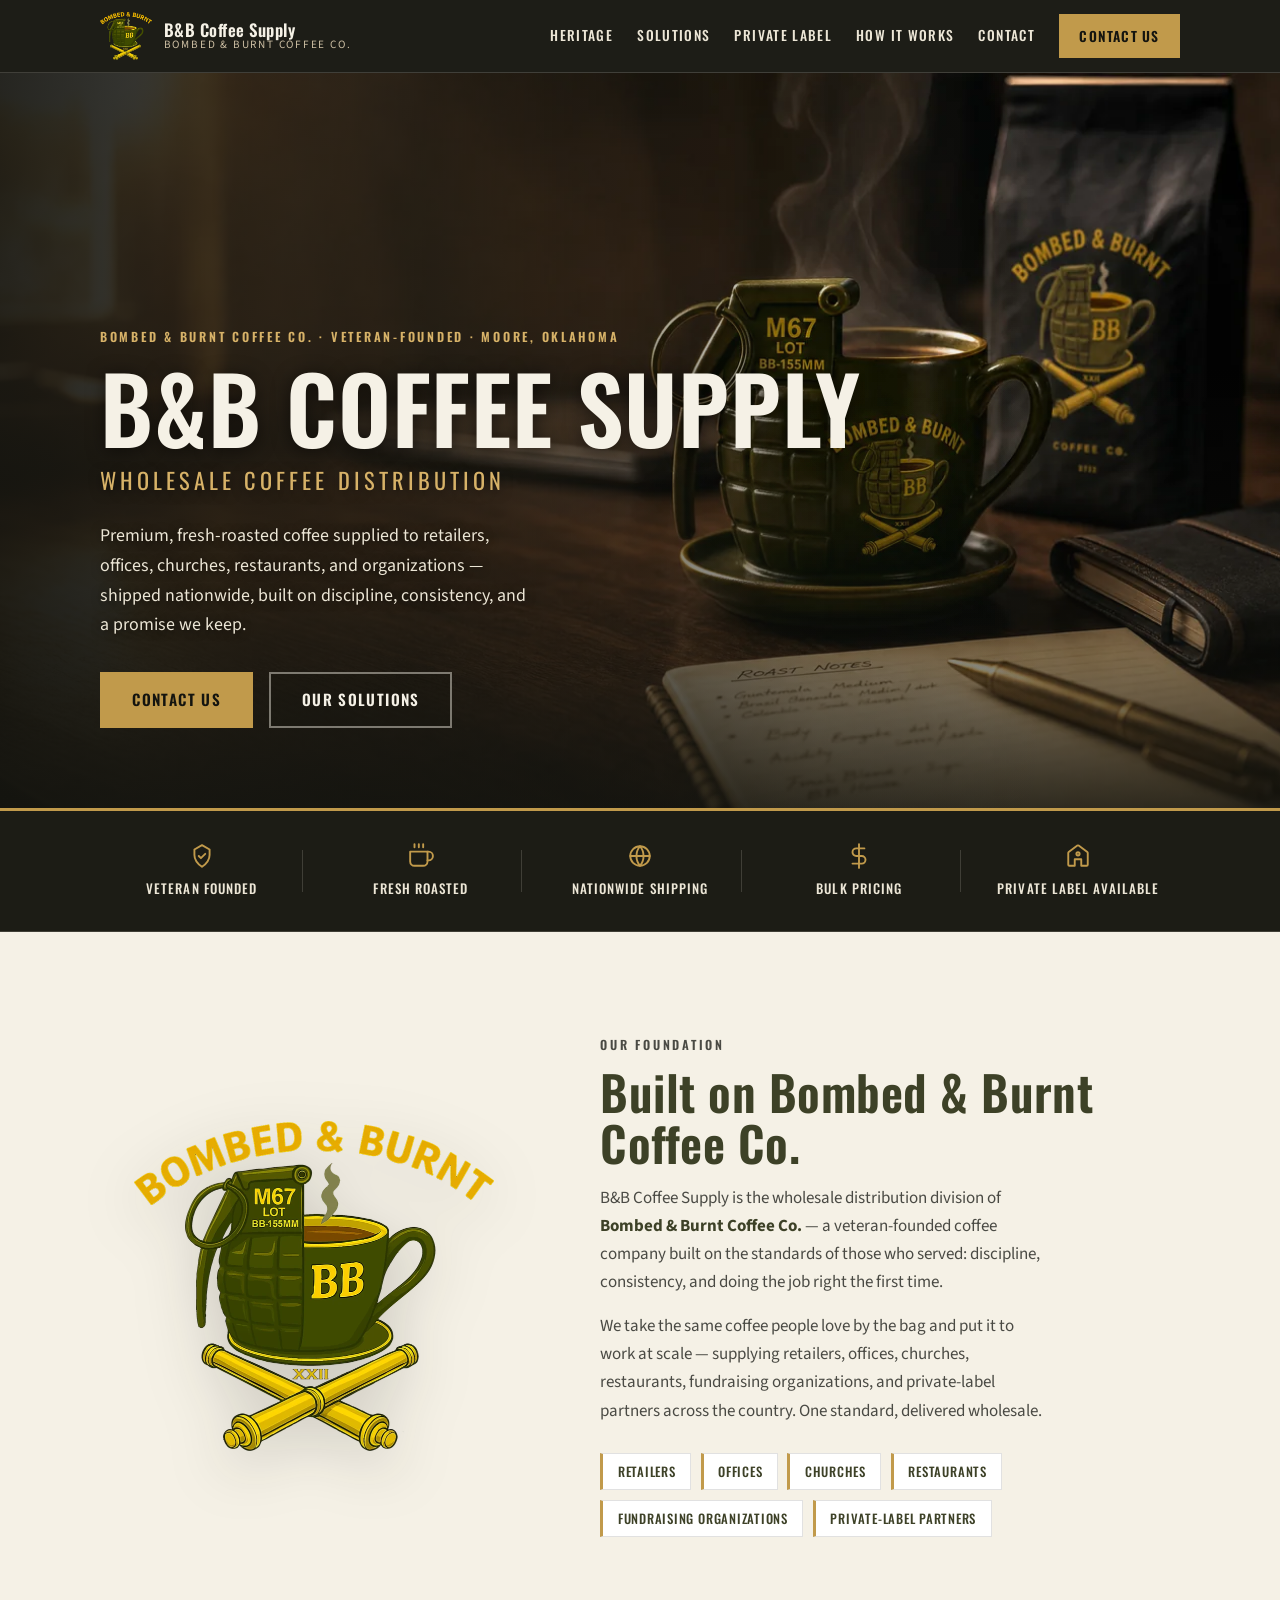
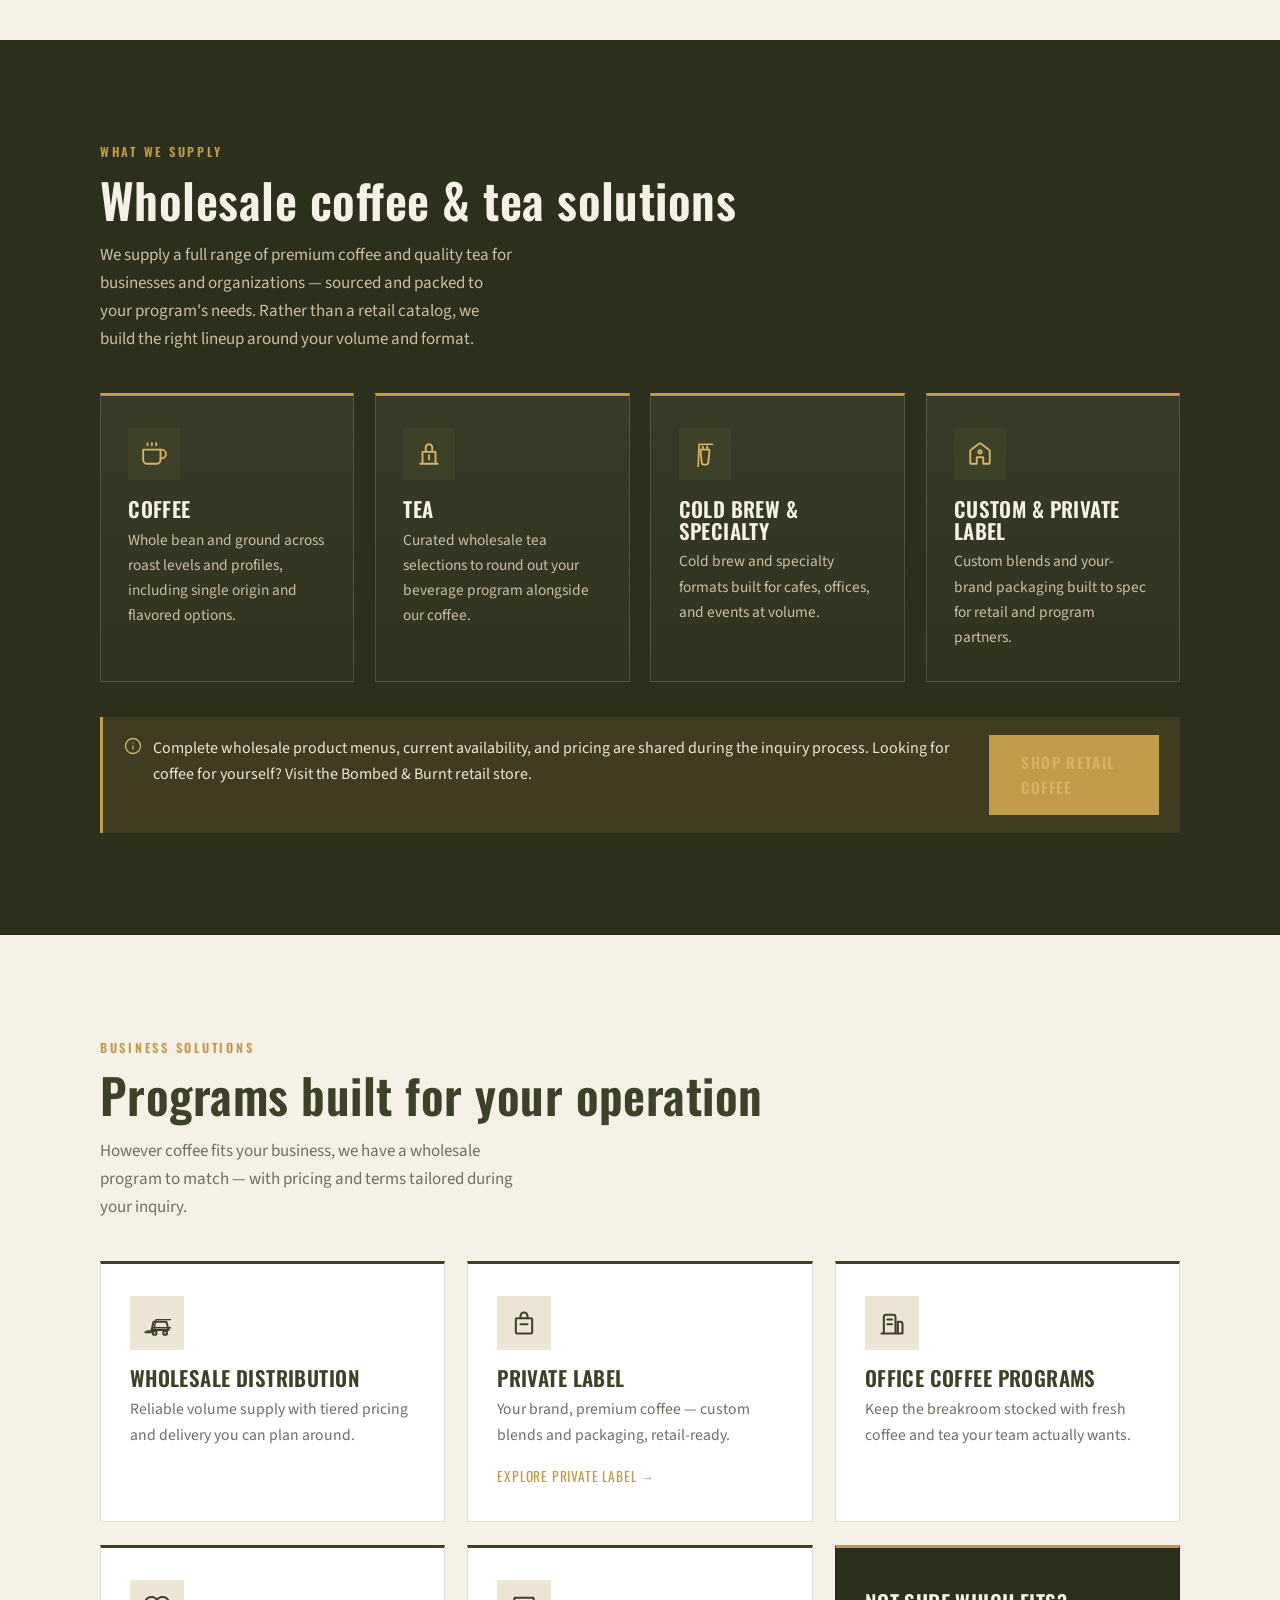
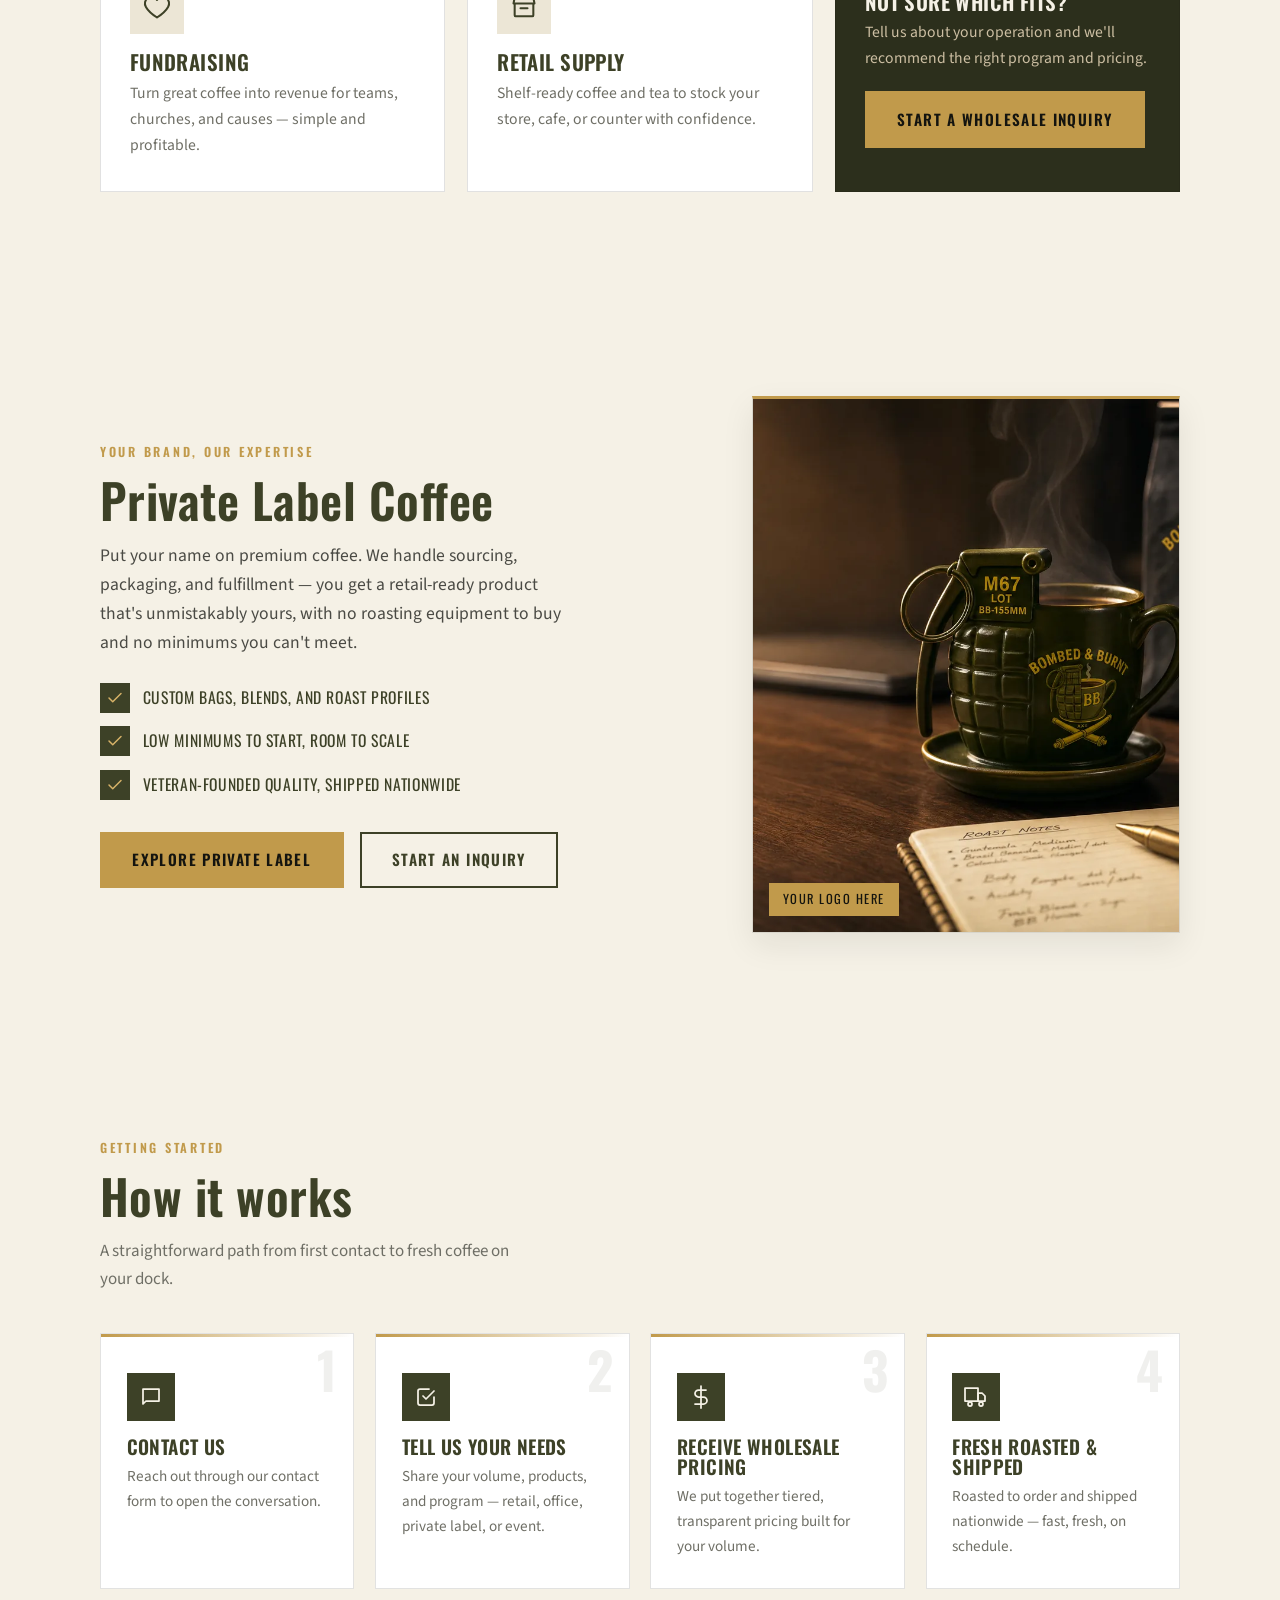
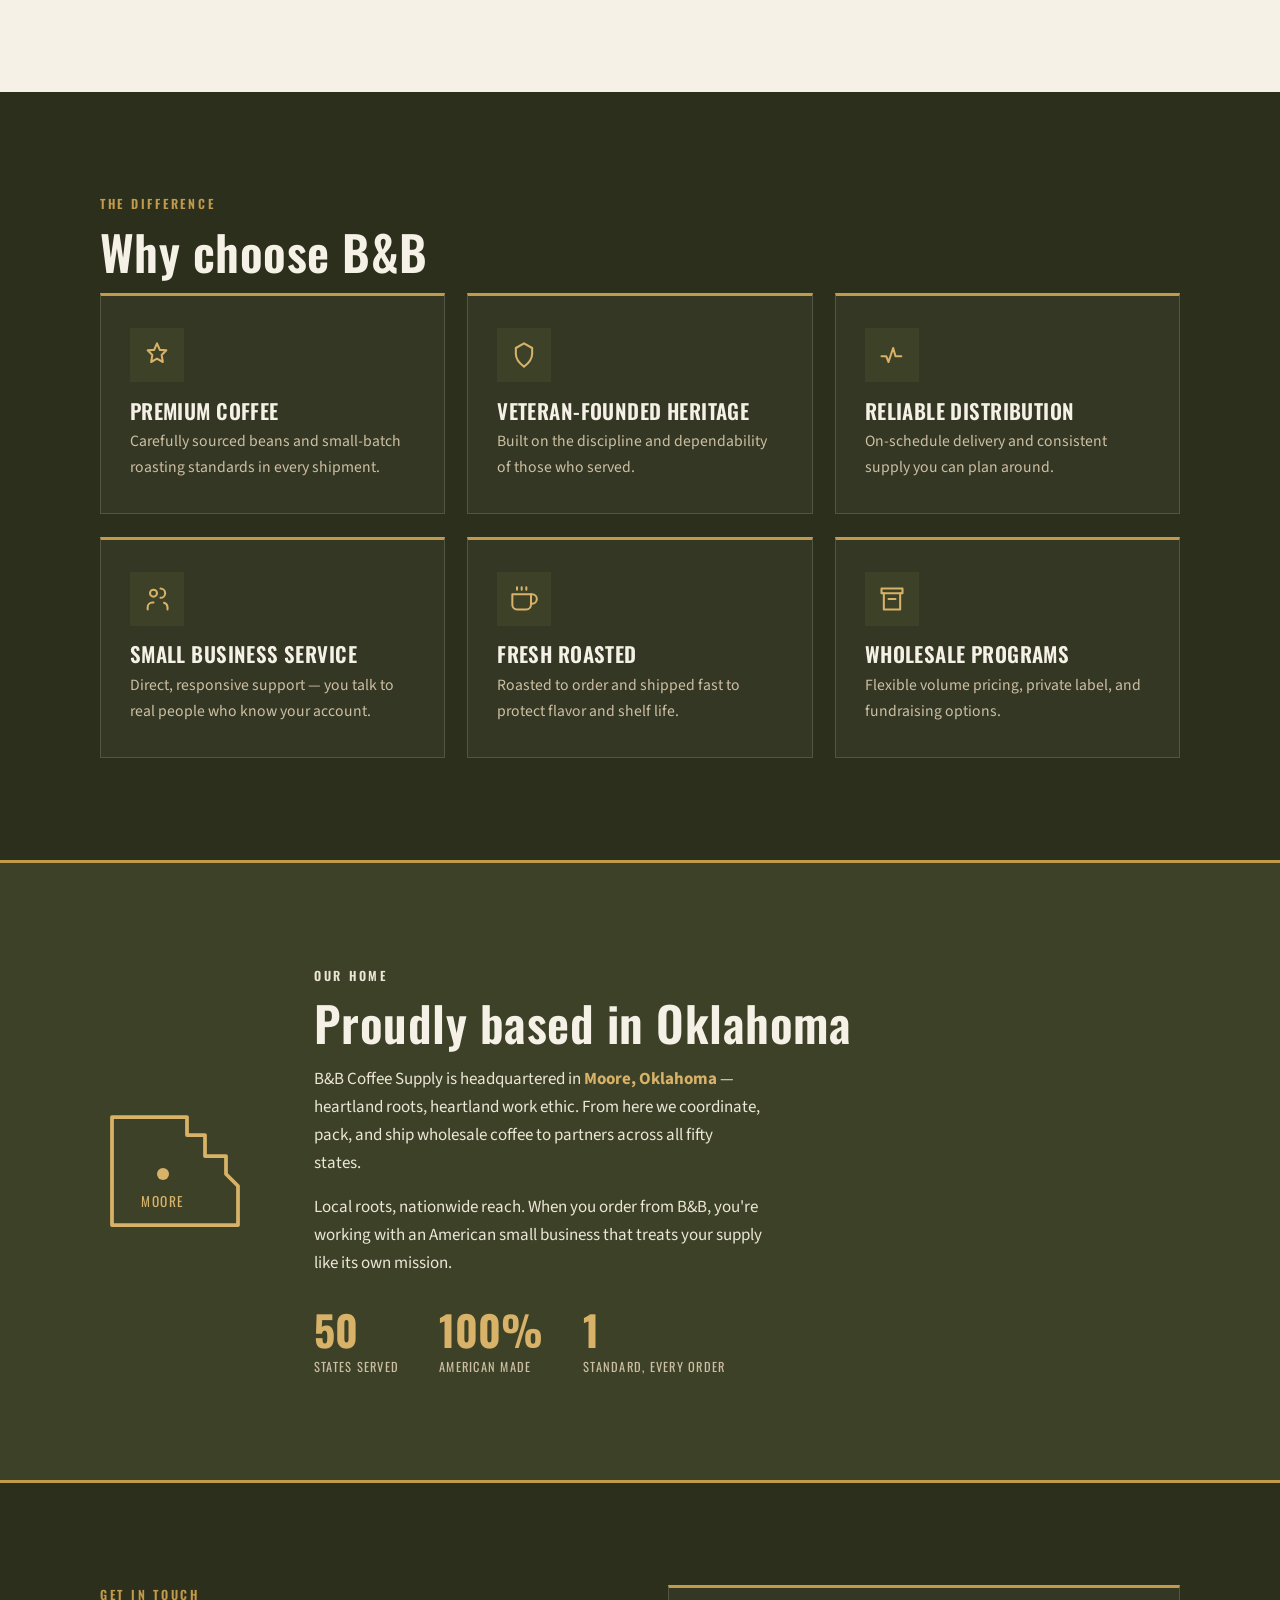
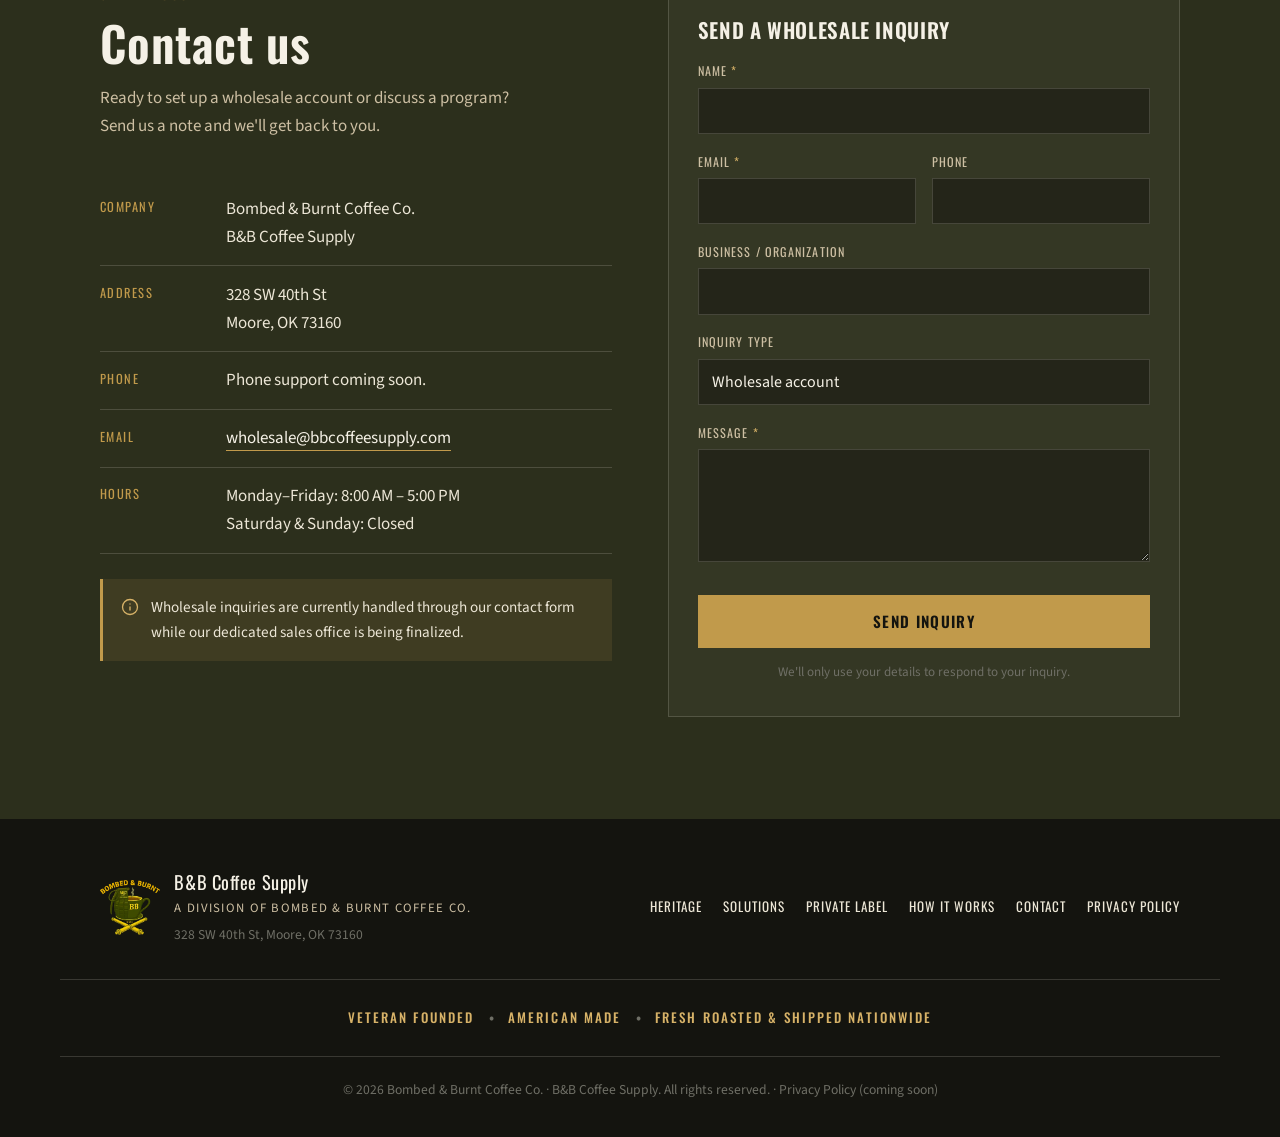
<file: index.html>
<!DOCTYPE html>
<html lang="en">
<head>
  <meta charset="UTF-8" />
  <meta name="viewport" content="width=device-width, initial-scale=1.0" />

  <!-- PRIMARY SEO -->
  <title>B&amp;B Coffee Supply | Wholesale Coffee Distribution &mdash; Moore, Oklahoma</title>
  <meta name="description" content="B&amp;B Coffee Supply is the wholesale distribution division of Bombed &amp; Burnt Coffee Co. Veteran-founded in Moore, Oklahoma, shipping premium wholesale, bulk, and private-label coffee nationwide." />
  <meta name="keywords" content="wholesale coffee, coffee distribution, private label coffee, veteran founded coffee, office coffee service, fundraising coffee, bulk coffee supplier, Oklahoma coffee supplier, B&amp;B Coffee Supply, Bombed and Burnt Coffee" />
  <meta name="author" content="B&amp;B Coffee Supply" />
  <meta name="robots" content="index, follow" />

  <!-- CANONICAL (replace with your live domain) -->
  <link rel="canonical" href="https://www.bbcoffeesupply.com/" />

  <!-- FAVICONS / ICONS -->
  <link rel="icon" href="/assets/icons/favicon.ico" sizes="any" />
  <link rel="icon" type="image/png" sizes="32x32" href="/assets/icons/favicon-32.png" />
  <link rel="icon" type="image/png" sizes="16x16" href="/assets/icons/favicon-16.png" />
  <link rel="apple-touch-icon" href="/assets/icons/apple-touch-icon.png" />
  <link rel="manifest" href="/site.webmanifest" />

  <!-- OPEN GRAPH -->
  <meta property="og:type" content="website" />
  <meta property="og:title" content="B&amp;B Coffee Supply | Wholesale Coffee Distribution" />
  <meta property="og:description" content="The wholesale distribution division of Bombed &amp; Burnt Coffee Co. Veteran-founded in Moore, Oklahoma. Premium coffee, shipped nationwide." />
  <meta property="og:url" content="https://www.bbcoffeesupply.com/" />
  <meta property="og:site_name" content="B&amp;B Coffee Supply" />
  <meta property="og:image" content="https://www.bbcoffeesupply.com/assets/images/og-image.jpg" />
  <meta property="og:image:width" content="1200" />
  <meta property="og:image:height" content="630" />
  <meta property="og:image:alt" content="B&amp;B Coffee Supply — Wholesale Coffee Distribution, Moore, Oklahoma" />
  <meta property="og:image:type" content="image/jpeg" />
  <meta property="og:locale" content="en_US" />

  <!-- TWITTER CARDS -->
  <meta name="twitter:card" content="summary_large_image" />
  <meta name="twitter:title" content="B&amp;B Coffee Supply | Wholesale Coffee Distribution" />
  <meta name="twitter:description" content="The wholesale distribution division of Bombed &amp; Burnt Coffee Co. Veteran-founded in Moore, Oklahoma. Premium coffee, shipped nationwide." />
  <meta name="twitter:image" content="https://www.bbcoffeesupply.com/assets/images/og-image.jpg" />

  <!-- THEME -->
  <meta name="theme-color" content="#14140f" />

  <!-- FONTS -->
  <link rel="preconnect" href="https://fonts.googleapis.com" />
  <link rel="preconnect" href="https://fonts.gstatic.com" crossorigin />
  <link href="https://fonts.googleapis.com/css2?family=Oswald:wght@500;600;700&family=Source+Sans+3:ital,wght@0,400;0,600;0,700;1,400&display=swap" rel="stylesheet" />

  <link rel="stylesheet" href="/css/style.css" />

  <!-- SCHEMA.ORG ORGANIZATION JSON-LD -->
  <script type="application/ld+json">
  {
    "@context": "https://schema.org",
    "@type": "Organization",
    "name": "B&B Coffee Supply",
    "legalName": "Bombed & Burnt Coffee Co.",
    "alternateName": "Bombed & Burnt Coffee Co.",
    "description": "Wholesale coffee distribution division of Bombed & Burnt Coffee Co. Veteran-founded in Moore, Oklahoma, serving retailers, offices, churches, restaurants, fundraising organizations, and private-label partners nationwide.",
    "url": "https://www.bbcoffeesupply.com/",
    "logo": "https://www.bbcoffeesupply.com/assets/images/logo.png",
    "image": "https://www.bbcoffeesupply.com/assets/images/og-image.jpg",
    "email": "wholesale@bbcoffeesupply.com",
    "contactPoint": {
      "@type": "ContactPoint",
      "email": "wholesale@bbcoffeesupply.com",
      "contactType": "sales"
    },
    "foundingLocation": "Moore, Oklahoma, United States",
    "areaServed": "US",
    "address": {
      "@type": "PostalAddress",
      "streetAddress": "328 SW 40th St",
      "addressLocality": "Moore",
      "addressRegion": "OK",
      "postalCode": "73160",
      "addressCountry": "US"
    },
    "sameAs": []
  }
  </script>

  <!-- GOOGLE SEARCH CONSOLE VERIFICATION
       Paste the content value Google gives you (Settings → Ownership verification → HTML tag).
       <meta name="google-site-verification" content="PASTE-VERIFICATION-TOKEN-HERE" /> -->

  <!-- GOOGLE ANALYTICS 4
       Replace G-XXXXXXXXXX with your GA4 Measurement ID, then uncomment both blocks.
  <script async src="https://www.googletagmanager.com/gtag/js?id=G-XXXXXXXXXX"></script>
  <script>
    window.dataLayer = window.dataLayer || [];
    function gtag(){dataLayer.push(arguments);}
    gtag('js', new Date());
    gtag('config', 'G-XXXXXXXXXX');
  </script>
  -->
</head>

<body>
  <a class="skip-link" href="#main">Skip to main content</a>

  <!-- HEADER / NAV -->
  <header class="site-header">
    <div class="container header-inner">
      <a class="brand" href="#top" aria-label="B&amp;B Coffee Supply home">
        <picture>
          <source srcset="/assets/images/logo-sm.webp" type="image/webp" />
          <img class="brand-logo" src="/assets/images/logo-sm.png" width="52" height="48"
               alt="Bombed &amp; Burnt Coffee Co. emblem — grenade coffee mug over crossed cannons" />
        </picture>
        <span class="brand-text">
          <span class="brand-name">B&amp;B Coffee Supply</span>
          <span class="brand-sub">Bombed &amp; Burnt Coffee Co.</span>
        </span>
      </a>

      <button class="nav-toggle" type="button" aria-expanded="false" aria-controls="primary-nav" aria-label="Toggle navigation menu">
        <span class="nav-toggle-bar" aria-hidden="true"></span>
        <span class="nav-toggle-bar" aria-hidden="true"></span>
        <span class="nav-toggle-bar" aria-hidden="true"></span>
      </button>

      <nav class="site-nav" id="primary-nav" aria-label="Primary">
        <ul>
          <li><a href="#heritage">Heritage</a></li>
          <li><a href="#products">Solutions</a></li>
          <li><a href="/private-label/">Private Label</a></li>
          <li><a href="#process">How It Works</a></li>
          <li><a href="#contact">Contact</a></li>
        </ul>
      </nav>

      <a class="btn btn-sm nav-cta" href="#contact">Contact Us</a>
    </div>
  </header>

  <main id="main">
    <span id="top"></span>

    <!-- HERO -->
    <section class="hero" aria-labelledby="hero-heading">
      <!-- Full-bleed flagship image. Art-directed: portrait crop on narrow screens,
           cinematic landscape on wider screens. WebP with JPG fallback. -->
      <picture class="hero-media">
        <!-- Mobile / portrait -->
        <source media="(max-width: 700px)" type="image/webp"
                srcset="/assets/images/hero-grenade-mug-portrait-720.webp 720w,
                        /assets/images/hero-grenade-mug-portrait-1080.webp 1080w"
                sizes="100vw" />
        <source media="(max-width: 700px)" type="image/jpeg"
                srcset="/assets/images/hero-grenade-mug-portrait-720.jpg 720w,
                        /assets/images/hero-grenade-mug-portrait-1080.jpg 1080w"
                sizes="100vw" />
        <!-- Tablet / desktop landscape -->
        <source type="image/webp"
                srcset="/assets/images/hero-grenade-mug-960.webp 960w,
                        /assets/images/hero-grenade-mug-1280.webp 1280w,
                        /assets/images/hero-grenade-mug-1600.webp 1600w,
                        /assets/images/hero-grenade-mug-2000.webp 2000w,
                        /assets/images/hero-grenade-mug-2400.webp 2400w"
                sizes="100vw" />
        <img class="hero-img"
             src="/assets/images/hero-grenade-mug-1600.jpg"
             srcset="/assets/images/hero-grenade-mug-960.jpg 960w,
                     /assets/images/hero-grenade-mug-1280.jpg 1280w,
                     /assets/images/hero-grenade-mug-1600.jpg 1600w,
                     /assets/images/hero-grenade-mug-2000.jpg 2000w,
                     /assets/images/hero-grenade-mug-2400.jpg 2400w"
             sizes="100vw"
             width="2688" height="1520" fetchpriority="high" decoding="async"
             alt="A hyper-realistic Bombed &amp; Burnt grenade-shaped coffee mug filled with steaming coffee, resting on a saucer beside a bag of Bombed &amp; Burnt Coffee Co. beans and a roast-notes journal in warm morning light." />
      </picture>

      <div class="hero-scrim" aria-hidden="true"></div>

      <div class="container hero-inner">
        <p class="eyebrow">Bombed &amp; Burnt Coffee Co. &middot; Veteran-Founded &middot; Moore, Oklahoma</p>
        <h1 id="hero-heading">B&amp;B Coffee Supply</h1>
        <p class="hero-tagline">Wholesale Coffee Distribution</p>
        <p class="hero-lede">
          Premium, fresh-roasted coffee supplied to retailers, offices, churches,
          restaurants, and organizations &mdash; shipped nationwide, built on
          discipline, consistency, and a promise we keep.
        </p>
        <div class="hero-actions">
          <a class="btn btn-primary" href="#contact">Contact Us</a>
          <a class="btn btn-ghost" href="#products">Our Solutions</a>
        </div>
      </div>
    </section>

    <!-- TRUST BAR -->
    <section class="trust" aria-label="Why partners trust B&amp;B Coffee Supply">
      <div class="container trust-grid">
        <div class="trust-item">
          <span class="trust-icon" aria-hidden="true">
            <svg viewBox="0 0 24 24" width="26" height="26" fill="none" stroke="currentColor" stroke-width="1.75" stroke-linecap="round" stroke-linejoin="round"><path d="M12 2l7 4v5c0 5-3.5 8.5-7 11-3.5-2.5-7-6-7-11V6z"/><path d="M9 12l2 2 4-4"/></svg>
          </span>
          <span class="trust-label">Veteran Founded</span>
        </div>
        <div class="trust-item">
          <span class="trust-icon" aria-hidden="true">
            <svg viewBox="0 0 24 24" width="26" height="26" fill="none" stroke="currentColor" stroke-width="1.75" stroke-linecap="round" stroke-linejoin="round"><path d="M18 8h1a4 4 0 0 1 0 8h-1"/><path d="M2 8h16v9a4 4 0 0 1-4 4H6a4 4 0 0 1-4-4z"/><path d="M6 1v3M10 1v3M14 1v3"/></svg>
          </span>
          <span class="trust-label">Fresh Roasted</span>
        </div>
        <div class="trust-item">
          <span class="trust-icon" aria-hidden="true">
            <svg viewBox="0 0 24 24" width="26" height="26" fill="none" stroke="currentColor" stroke-width="1.75" stroke-linecap="round" stroke-linejoin="round"><circle cx="12" cy="12" r="9"/><path d="M3 12h18M12 3a14 14 0 0 1 0 18M12 3a14 14 0 0 0 0 18"/></svg>
          </span>
          <span class="trust-label">Nationwide Shipping</span>
        </div>
        <div class="trust-item">
          <span class="trust-icon" aria-hidden="true">
            <svg viewBox="0 0 24 24" width="26" height="26" fill="none" stroke="currentColor" stroke-width="1.75" stroke-linecap="round" stroke-linejoin="round"><path d="M12 1v22M17 5H9.5a3.5 3.5 0 0 0 0 7h5a3.5 3.5 0 0 1 0 7H6"/></svg>
          </span>
          <span class="trust-label">Bulk Pricing</span>
        </div>
        <div class="trust-item">
          <span class="trust-icon" aria-hidden="true">
            <svg viewBox="0 0 24 24" width="26" height="26" fill="none" stroke="currentColor" stroke-width="1.75" stroke-linecap="round" stroke-linejoin="round"><path d="M20.6 8.4l-8-6a1 1 0 0 0-1.2 0l-8 6A1 1 0 0 0 3 9.2V20a1 1 0 0 0 1 1h5v-6h6v6h5a1 1 0 0 0 1-1V9.2a1 1 0 0 0-.4-.8z"/><circle cx="12" cy="10" r="1.5"/></svg>
          </span>
          <span class="trust-label">Private Label Available</span>
        </div>
      </div>
    </section>

    <!-- HERITAGE: BUILT ON BOMBED & BURNT -->
    <section id="heritage" class="section heritage" aria-labelledby="heritage-heading">
      <div class="container heritage-grid">
        <div class="heritage-emblem">
          <picture>
            <source srcset="/assets/images/logo.webp" type="image/webp" />
            <img src="/assets/images/logo.png" width="360" height="330" loading="lazy"
                 alt="Bombed &amp; Burnt Coffee Co. emblem" />
          </picture>
        </div>
        <div class="heritage-copy">
          <p class="section-eyebrow">Our Foundation</p>
          <h2 id="heritage-heading">Built on Bombed &amp; Burnt Coffee Co.</h2>
          <p>
            B&amp;B Coffee Supply is the wholesale distribution division of
            <strong>Bombed &amp; Burnt Coffee Co.</strong> &mdash; a veteran-founded
            coffee company built on the standards of those who served: discipline,
            consistency, and doing the job right the first time.
          </p>
          <p>
            We take the same coffee people love by the bag and put it to work at
            scale &mdash; supplying retailers, offices, churches, restaurants,
            fundraising organizations, and private-label partners across the
            country. One standard, delivered wholesale.
          </p>
          <ul class="heritage-served" aria-label="Who we serve">
            <li>Retailers</li>
            <li>Offices</li>
            <li>Churches</li>
            <li>Restaurants</li>
            <li>Fundraising Organizations</li>
            <li>Private-Label Partners</li>
          </ul>
        </div>
      </div>
    </section>

    <!-- WHOLESALE COFFEE & TEA SOLUTIONS -->
    <section id="products" class="section section-dark" aria-labelledby="products-heading">
      <div class="container">
        <p class="section-eyebrow">What We Supply</p>
        <h2 id="products-heading">Wholesale coffee &amp; tea solutions</h2>
        <p class="section-intro">
          We supply a full range of premium coffee and quality tea for
          businesses and organizations &mdash; sourced and packed to your
          program's needs. Rather than a retail catalog, we build the right lineup
          around your volume and format.
        </p>
        <div class="solutions-grid">
          <article class="solution-cat">
            <div class="solution-icon" aria-hidden="true">
              <svg viewBox="0 0 24 24" width="26" height="26" fill="none" stroke="currentColor" stroke-width="1.75" stroke-linecap="round" stroke-linejoin="round"><path d="M18 8h1a4 4 0 0 1 0 8h-1"/><path d="M2 8h16v9a4 4 0 0 1-4 4H6a4 4 0 0 1-4-4z"/><path d="M6 2v2M10 2v2M14 2v2"/></svg>
            </div>
            <h3>Coffee</h3>
            <p>Whole bean and ground across roast levels and profiles, including single origin and flavored options.</p>
          </article>
          <article class="solution-cat">
            <div class="solution-icon" aria-hidden="true">
              <svg viewBox="0 0 24 24" width="26" height="26" fill="none" stroke="currentColor" stroke-width="1.75" stroke-linecap="round" stroke-linejoin="round"><path d="M4 21h16M6 21V10h12v11M9 10V6a3 3 0 0 1 6 0v4M12 13v4"/></svg>
            </div>
            <h3>Tea</h3>
            <p>Curated wholesale tea selections to round out your beverage program alongside our coffee.</p>
          </article>
          <article class="solution-cat">
            <div class="solution-icon" aria-hidden="true">
              <svg viewBox="0 0 24 24" width="26" height="26" fill="none" stroke="currentColor" stroke-width="1.75" stroke-linecap="round" stroke-linejoin="round"><path d="M16 10h14M16 10v4l-1 24a3 3 0 0 1-3 2.7" transform="translate(-8 -6) scale(0.9)"/><path d="M8 8h8v3l-1 9a2 2 0 0 1-2 1.8H11a2 2 0 0 1-2-1.8L8 11z"/><path d="M10 5v2M14 5v2"/></svg>
            </div>
            <h3>Cold Brew &amp; Specialty</h3>
            <p>Cold brew and specialty formats built for cafes, offices, and events at volume.</p>
          </article>
          <article class="solution-cat">
            <div class="solution-icon" aria-hidden="true">
              <svg viewBox="0 0 24 24" width="26" height="26" fill="none" stroke="currentColor" stroke-width="1.75" stroke-linecap="round" stroke-linejoin="round"><path d="M20.6 8.4l-8-6a1 1 0 0 0-1.2 0l-8 6A1 1 0 0 0 3 9.2V20a1 1 0 0 0 1 1h5v-6h6v6h5a1 1 0 0 0 1-1V9.2a1 1 0 0 0-.4-.8z"/><circle cx="12" cy="10" r="1.5"/></svg>
            </div>
            <h3>Custom &amp; Private Label</h3>
            <p>Custom blends and your-brand packaging built to spec for retail and program partners.</p>
          </article>
        </div>

        <p class="solutions-note" role="note">
          <span class="solutions-note-icon" aria-hidden="true">
            <svg viewBox="0 0 24 24" width="18" height="18" fill="none" stroke="currentColor" stroke-width="1.75" stroke-linecap="round" stroke-linejoin="round"><circle cx="12" cy="12" r="10"/><path d="M12 16v-4M12 8h.01"/></svg>
          </span>
          Complete wholesale product menus, current availability, and pricing are
          shared during the inquiry process. Looking for coffee for yourself?
          Visit the Bombed &amp; Burnt retail store.
          <a class="btn btn-primary solutions-retail-btn" href="https://www.bombedandburnt.com" target="_blank" rel="noopener noreferrer">SHOP RETAIL COFFEE</a>
        </p>
      </div>
    </section>

    <!-- BUSINESS SOLUTIONS -->
    <section id="solutions" class="section" aria-labelledby="solutions-heading">
      <div class="container">
        <p class="section-eyebrow">Business Solutions</p>
        <h2 id="solutions-heading">Programs built for your operation</h2>
        <p class="section-intro">
          However coffee fits your business, we have a wholesale program to match &mdash;
          with pricing and terms tailored during your inquiry.
        </p>
        <div class="biz-grid">
          <article class="biz-card">
            <div class="biz-icon" aria-hidden="true">
              <svg viewBox="0 0 24 24" width="28" height="28" fill="none" stroke="currentColor" stroke-width="1.75" stroke-linecap="round" stroke-linejoin="round"><path d="M4 30h8l3-14h20l3 10H12" transform="scale(0.7) translate(1 -3)"/><path d="M2 20h5l2-9h11l2 7H8"/><circle cx="10" cy="20.5" r="1.6"/><circle cx="19" cy="20.5" r="1.6"/></svg>
            </div>
            <h3>Wholesale Distribution</h3>
            <p>Reliable volume supply with tiered pricing and delivery you can plan around.</p>
          </article>
          <article class="biz-card">
            <div class="biz-icon" aria-hidden="true">
              <svg viewBox="0 0 24 24" width="28" height="28" fill="none" stroke="currentColor" stroke-width="1.75" stroke-linecap="round" stroke-linejoin="round"><rect x="5" y="8" width="14" height="13" rx="1"/><path d="M9 8V6a3 3 0 0 1 6 0v2M9 13h6"/></svg>
            </div>
            <h3>Private Label</h3>
            <p>Your brand, premium coffee &mdash; custom blends and packaging, retail-ready.</p>
            <a class="biz-link" href="/private-label/">Explore Private Label &rarr;</a>
          </article>
          <article class="biz-card">
            <div class="biz-icon" aria-hidden="true">
              <svg viewBox="0 0 24 24" width="28" height="28" fill="none" stroke="currentColor" stroke-width="1.75" stroke-linecap="round" stroke-linejoin="round"><path d="M3 21h18M5 21V7a2 2 0 0 1 2-2h6a2 2 0 0 1 2 2v14M8 9h4M8 13h4M17 21V11h2a2 2 0 0 1 2 2v8"/></svg>
            </div>
            <h3>Office Coffee Programs</h3>
            <p>Keep the breakroom stocked with fresh coffee and tea your team actually wants.</p>
          </article>
          <article class="biz-card">
            <div class="biz-icon" aria-hidden="true">
              <svg viewBox="0 0 24 24" width="28" height="28" fill="none" stroke="currentColor" stroke-width="1.75" stroke-linecap="round" stroke-linejoin="round"><path d="M12 21s-7-4.5-9.5-9A5 5 0 0 1 12 6a5 5 0 0 1 9.5 6c-2.5 4.5-9.5 9-9.5 9z"/></svg>
            </div>
            <h3>Fundraising</h3>
            <p>Turn great coffee into revenue for teams, churches, and causes &mdash; simple and profitable.</p>
          </article>
          <article class="biz-card">
            <div class="biz-icon" aria-hidden="true">
              <svg viewBox="0 0 24 24" width="28" height="28" fill="none" stroke="currentColor" stroke-width="1.75" stroke-linecap="round" stroke-linejoin="round"><path d="M3 9l1-5h16l1 5M4 9h16v10a1 1 0 0 1-1 1H5a1 1 0 0 1-1-1zM9 13h6"/></svg>
            </div>
            <h3>Retail Supply</h3>
            <p>Shelf-ready coffee and tea to stock your store, cafe, or counter with confidence.</p>
          </article>
          <article class="biz-card biz-cta-card">
            <h3>Not sure which fits?</h3>
            <p>Tell us about your operation and we'll recommend the right program and pricing.</p>
            <a class="btn btn-primary biz-cta-btn" href="#contact">Start a Wholesale Inquiry</a>
          </article>
        </div>
      </div>
    </section>

    <!-- PRIVATE LABEL TEASER -->
    <section id="private-label-teaser" class="section pl-teaser" aria-labelledby="pl-teaser-heading">
      <div class="container pl-teaser-grid">
        <div class="pl-teaser-copy">
          <p class="section-eyebrow">Your Brand, Our Expertise</p>
          <h2 id="pl-teaser-heading">Private Label Coffee</h2>
          <p class="pl-teaser-lede">
            Put your name on premium coffee. We handle sourcing,
            packaging, and fulfillment &mdash; you get a retail-ready product that's
            unmistakably yours, with no roasting equipment to buy and no minimums you can't meet.
          </p>
          <ul class="pl-teaser-points">
            <li>
              <span class="pl-check" aria-hidden="true">
                <svg viewBox="0 0 24 24" width="18" height="18" fill="none" stroke="currentColor" stroke-width="2" stroke-linecap="round" stroke-linejoin="round"><path d="M20 6L9 17l-5-5"/></svg>
              </span>
              Custom bags, blends, and roast profiles
            </li>
            <li>
              <span class="pl-check" aria-hidden="true">
                <svg viewBox="0 0 24 24" width="18" height="18" fill="none" stroke="currentColor" stroke-width="2" stroke-linecap="round" stroke-linejoin="round"><path d="M20 6L9 17l-5-5"/></svg>
              </span>
              Low minimums to start, room to scale
            </li>
            <li>
              <span class="pl-check" aria-hidden="true">
                <svg viewBox="0 0 24 24" width="18" height="18" fill="none" stroke="currentColor" stroke-width="2" stroke-linecap="round" stroke-linejoin="round"><path d="M20 6L9 17l-5-5"/></svg>
              </span>
              Veteran-founded quality, shipped nationwide
            </li>
          </ul>
          <div class="pl-teaser-actions">
            <a class="btn btn-primary" href="/private-label/">Explore Private Label</a>
            <a class="btn btn-ghost pl-ghost" href="/private-label/#pl-inquiry">Start an Inquiry</a>
          </div>
        </div>

        <div class="pl-teaser-visual">
          <picture>
            <source type="image/webp"
                    srcset="/assets/images/hero-grenade-mug-portrait-720.webp 720w,
                            /assets/images/hero-grenade-mug-portrait-1080.webp 1080w"
                    sizes="(max-width: 900px) 100vw, 40vw" />
            <img src="/assets/images/hero-grenade-mug-portrait-720.jpg"
                 width="1216" height="1520" loading="lazy" decoding="async"
                 alt="Bombed &amp; Burnt Coffee Co. bagged beans and branded grenade mug — an example of finished private-label packaging." />
          </picture>
          <span class="pl-visual-badge">Your logo here</span>
        </div>
      </div>
    </section>

    <!-- HOW IT WORKS -->
    <section id="process" class="section" aria-labelledby="process-heading">
      <div class="container">
        <p class="section-eyebrow">Getting Started</p>
        <h2 id="process-heading">How it works</h2>
        <p class="section-intro">
          A straightforward path from first contact to fresh coffee on your dock.
        </p>
        <ol class="steps">
          <li class="step">
            <span class="step-num">1</span>
            <div class="step-icon" aria-hidden="true">
              <svg viewBox="0 0 24 24" width="24" height="24" fill="none" stroke="currentColor" stroke-width="1.75" stroke-linecap="round" stroke-linejoin="round"><path d="M4 4h16v12H7l-3 3z"/></svg>
            </div>
            <h3>Contact Us</h3>
            <p>Reach out through our contact form to open the conversation.</p>
          </li>
          <li class="step">
            <span class="step-num">2</span>
            <div class="step-icon" aria-hidden="true">
              <svg viewBox="0 0 24 24" width="24" height="24" fill="none" stroke="currentColor" stroke-width="1.75" stroke-linecap="round" stroke-linejoin="round"><path d="M9 11l3 3 8-8"/><path d="M20 12v6a2 2 0 0 1-2 2H6a2 2 0 0 1-2-2V6a2 2 0 0 1 2-2h9"/></svg>
            </div>
            <h3>Tell Us Your Needs</h3>
            <p>Share your volume, products, and program &mdash; retail, office, private label, or event.</p>
          </li>
          <li class="step">
            <span class="step-num">3</span>
            <div class="step-icon" aria-hidden="true">
              <svg viewBox="0 0 24 24" width="24" height="24" fill="none" stroke="currentColor" stroke-width="1.75" stroke-linecap="round" stroke-linejoin="round"><path d="M12 1v22M17 5H9.5a3.5 3.5 0 0 0 0 7h5a3.5 3.5 0 0 1 0 7H6"/></svg>
            </div>
            <h3>Receive Wholesale Pricing</h3>
            <p>We put together tiered, transparent pricing built for your volume.</p>
          </li>
          <li class="step">
            <span class="step-num">4</span>
            <div class="step-icon" aria-hidden="true">
              <svg viewBox="0 0 24 24" width="24" height="24" fill="none" stroke="currentColor" stroke-width="1.75" stroke-linecap="round" stroke-linejoin="round"><path d="M1 3h13v13H1z"/><path d="M14 8h4l3 3v5h-7z"/><circle cx="6" cy="19" r="2"/><circle cx="17" cy="19" r="2"/></svg>
            </div>
            <h3>Fresh Roasted &amp; Shipped</h3>
            <p>Roasted to order and shipped nationwide &mdash; fast, fresh, on schedule.</p>
          </li>
        </ol>
      </div>
    </section>

    <!-- WHY CHOOSE US -->
    <section id="why" class="section section-dark" aria-labelledby="why-heading">
      <div class="container">
        <p class="section-eyebrow">The Difference</p>
        <h2 id="why-heading">Why choose B&amp;B</h2>
        <div class="card-grid">
          <article class="card">
            <div class="card-icon" aria-hidden="true">
              <svg viewBox="0 0 24 24" width="28" height="28" fill="none" stroke="currentColor" stroke-width="1.75" stroke-linecap="round" stroke-linejoin="round"><path d="M12 2l2.4 5.6L20 8l-4 4 1 6-5-2.8L7 18l1-6-4-4 5.6-.4z"/></svg>
            </div>
            <h3>Premium Coffee</h3>
            <p>Carefully sourced beans and small-batch roasting standards in every shipment.</p>
          </article>
          <article class="card">
            <div class="card-icon" aria-hidden="true">
              <svg viewBox="0 0 24 24" width="28" height="28" fill="none" stroke="currentColor" stroke-width="1.75" stroke-linecap="round" stroke-linejoin="round"><path d="M12 2l7 4v5c0 5-3.5 8.5-7 11-3.5-2.5-7-6-7-11V6z"/></svg>
            </div>
            <h3>Veteran-Founded Heritage</h3>
            <p>Built on the discipline and dependability of those who served.</p>
          </article>
          <article class="card">
            <div class="card-icon" aria-hidden="true">
              <svg viewBox="0 0 24 24" width="28" height="28" fill="none" stroke="currentColor" stroke-width="1.75" stroke-linecap="round" stroke-linejoin="round"><path d="M3 13h4l2 5 4-12 2 7h5"/></svg>
            </div>
            <h3>Reliable Distribution</h3>
            <p>On-schedule delivery and consistent supply you can plan around.</p>
          </article>
          <article class="card">
            <div class="card-icon" aria-hidden="true">
              <svg viewBox="0 0 24 24" width="28" height="28" fill="none" stroke="currentColor" stroke-width="1.75" stroke-linecap="round" stroke-linejoin="round"><path d="M4 21v-2a4 4 0 0 1 4-4h1"/><circle cx="9" cy="7" r="3"/><path d="M15 11a4 4 0 1 0 0-8"/><path d="M21 21v-2a4 4 0 0 0-3-3.8"/></svg>
            </div>
            <h3>Small Business Service</h3>
            <p>Direct, responsive support &mdash; you talk to real people who know your account.</p>
          </article>
          <article class="card">
            <div class="card-icon" aria-hidden="true">
              <svg viewBox="0 0 24 24" width="28" height="28" fill="none" stroke="currentColor" stroke-width="1.75" stroke-linecap="round" stroke-linejoin="round"><path d="M18 8h1a4 4 0 0 1 0 8h-1"/><path d="M2 8h16v9a4 4 0 0 1-4 4H6a4 4 0 0 1-4-4z"/><path d="M6 2v2M10 2v2M14 2v2"/></svg>
            </div>
            <h3>Fresh Roasted</h3>
            <p>Roasted to order and shipped fast to protect flavor and shelf life.</p>
          </article>
          <article class="card">
            <div class="card-icon" aria-hidden="true">
              <svg viewBox="0 0 24 24" width="28" height="28" fill="none" stroke="currentColor" stroke-width="1.75" stroke-linecap="round" stroke-linejoin="round"><path d="M3 3h18v4H3z"/><path d="M5 7v14h14V7"/><path d="M9 12h6"/></svg>
            </div>
            <h3>Wholesale Programs</h3>
            <p>Flexible volume pricing, private label, and fundraising options.</p>
          </article>
        </div>
      </div>
    </section>

    <!-- PROUDLY BASED IN OKLAHOMA -->
    <section id="oklahoma" class="section oklahoma" aria-labelledby="ok-heading">
      <div class="container oklahoma-grid">
        <div class="oklahoma-badge" aria-hidden="true">
          <svg viewBox="0 0 100 88" width="150" height="132" role="img">
            <path d="M8 8 L58 8 L58 20 L70 20 L70 34 L84 34 L84 46 L92 54 L92 80 L8 80 Z"
                  fill="none" stroke="currentColor" stroke-width="2.5" stroke-linejoin="round"/>
            <circle cx="42" cy="46" r="4" fill="currentColor"/>
            <text x="42" y="68" text-anchor="middle" font-family="Oswald, sans-serif" font-size="9" letter-spacing="1" fill="currentColor">MOORE</text>
          </svg>
        </div>
        <div class="oklahoma-copy">
          <p class="section-eyebrow">Our Home</p>
          <h2 id="ok-heading">Proudly based in Oklahoma</h2>
          <p>
            B&amp;B Coffee Supply is headquartered in <strong>Moore, Oklahoma</strong> &mdash;
            heartland roots, heartland work ethic. From here we coordinate, pack, and
            ship wholesale coffee to partners across all fifty states.
          </p>
          <p>
            Local roots, nationwide reach. When you order from B&amp;B, you're
            working with an American small business that treats your supply like
            its own mission.
          </p>
          <div class="oklahoma-stats">
            <div class="ok-stat"><span class="ok-stat-num">50</span><span class="ok-stat-label">States Served</span></div>
            <div class="ok-stat"><span class="ok-stat-num">100%</span><span class="ok-stat-label">American Made</span></div>
            <div class="ok-stat"><span class="ok-stat-num">1</span><span class="ok-stat-label">Standard, Every Order</span></div>
          </div>
        </div>
      </div>
    </section>

    <!-- CONTACT -->
    <section id="contact" class="section section-dark" aria-labelledby="contact-heading">
      <div class="container contact-grid">
        <div class="contact-info">
          <p class="section-eyebrow">Get In Touch</p>
          <h2 id="contact-heading">Contact us</h2>
          <p class="section-intro">
            Ready to set up a wholesale account or discuss a program? Send us a note
            and we'll get back to you.
          </p>

          <address class="contact-details">
            <div class="contact-row">
              <span class="contact-label">Company</span>
              <span>
                Bombed &amp; Burnt Coffee Co.<br />
                B&amp;B Coffee Supply
              </span>
            </div>
            <div class="contact-row">
              <span class="contact-label">Address</span>
              <span>
                328 SW 40th St<br />
                Moore, OK 73160
              </span>
            </div>
            <div class="contact-row">
              <span class="contact-label">Phone</span>
              <span>Phone support coming soon.</span>
            </div>
            <div class="contact-row">
              <span class="contact-label">Email</span>
              <span><a href="mailto:wholesale@bbcoffeesupply.com">wholesale@bbcoffeesupply.com</a></span>
            </div>
            <div class="contact-row">
              <span class="contact-label">Hours</span>
              <span>
                Monday&ndash;Friday: 8:00 AM &ndash; 5:00 PM<br />
                Saturday &amp; Sunday: Closed
              </span>
            </div>
          </address>

          <p class="contact-note" role="note">
            <span class="contact-note-icon" aria-hidden="true">
              <svg viewBox="0 0 24 24" width="18" height="18" fill="none" stroke="currentColor" stroke-width="1.75" stroke-linecap="round" stroke-linejoin="round"><circle cx="12" cy="12" r="10"/><path d="M12 16v-4M12 8h.01"/></svg>
            </span>
            Wholesale inquiries are currently handled through our contact form while our
            dedicated sales office is being finalized.
          </p>
        </div>

        <div class="contact-form-wrap">
          <!-- CONTACT FORM
               Wired for Formspree (free, no backend needed). To activate:
               1. Create a free form at https://formspree.io
               2. Replace YOUR_FORM_ID below with the ID Formspree gives you.
               Until then the form is inert and won't submit anywhere. -->
          <form class="contact-form" action="https://formspree.io/f/YOUR_FORM_ID" method="POST" aria-labelledby="form-heading">
            <h3 id="form-heading" class="form-heading">Send a wholesale inquiry</h3>

            <div class="field">
              <label for="cf-name">Name <span class="req" aria-hidden="true">*</span></label>
              <input id="cf-name" name="name" type="text" autocomplete="name" required />
            </div>

            <div class="field-row">
              <div class="field">
                <label for="cf-email">Email <span class="req" aria-hidden="true">*</span></label>
                <input id="cf-email" name="email" type="email" autocomplete="email" required />
              </div>
              <div class="field">
                <label for="cf-phone">Phone</label>
                <input id="cf-phone" name="phone" type="tel" autocomplete="tel" />
              </div>
            </div>

            <div class="field">
              <label for="cf-company">Business / Organization</label>
              <input id="cf-company" name="company" type="text" autocomplete="organization" />
            </div>

            <div class="field">
              <label for="cf-type">Inquiry type</label>
              <select id="cf-type" name="inquiry_type">
                <option>Wholesale account</option>
                <option>Private label</option>
                <option>Office coffee</option>
                <option>Fundraising</option>
                <option>Events</option>
                <option>Other</option>
              </select>
            </div>

            <div class="field">
              <label for="cf-message">Message <span class="req" aria-hidden="true">*</span></label>
              <textarea id="cf-message" name="message" rows="4" required></textarea>
            </div>

            <!-- Honeypot: hidden from users, catches bots -->
            <input type="text" name="_gotcha" tabindex="-1" autocomplete="off" aria-hidden="true" class="hp-field" />

            <button class="btn btn-primary form-submit" type="submit">Send Inquiry</button>
            <p class="form-fineprint">We'll only use your details to respond to your inquiry.</p>
          </form>
        </div>
      </div>
    </section>
  </main>

  <!-- FOOTER -->
  <footer class="site-footer">
    <div class="container footer-inner">
      <div class="footer-brand">
        <picture>
          <source srcset="/assets/images/logo-sm.webp" type="image/webp" />
          <img class="footer-logo" src="/assets/images/logo-sm.png" width="60" height="55" loading="lazy"
               alt="Bombed &amp; Burnt Coffee Co. emblem" />
        </picture>
        <div>
          <p class="footer-name">B&amp;B Coffee Supply</p>
          <p class="footer-sub">A division of Bombed &amp; Burnt Coffee Co.</p>
          <address class="footer-address">
            328 SW 40th St, Moore, OK 73160
          </address>
        </div>
      </div>

      <nav class="footer-nav" aria-label="Footer">
        <ul>
          <li><a href="#heritage">Heritage</a></li>
          <li><a href="#products">Solutions</a></li>
          <li><a href="/private-label/">Private Label</a></li>
          <li><a href="#process">How It Works</a></li>
          <li><a href="#contact">Contact</a></li>
          <li><a href="#privacy">Privacy Policy</a></li>
        </ul>
      </nav>
    </div>

    <div class="container footer-badges">
      <span class="footer-badge">Veteran Founded</span>
      <span class="footer-badge-sep" aria-hidden="true">&bull;</span>
      <span class="footer-badge">American Made</span>
      <span class="footer-badge-sep" aria-hidden="true">&bull;</span>
      <span class="footer-badge">Fresh Roasted &amp; Shipped Nationwide</span>
    </div>

    <div class="container footer-bottom">
      <p id="privacy">&copy; <span data-year>2026</span> Bombed &amp; Burnt Coffee Co. &middot; B&amp;B Coffee Supply. All rights reserved. &middot; Privacy Policy (coming soon)</p>
    </div>
  </footer>

  <script src="/js/main.js" defer></script>
</body>
</html>
</file>
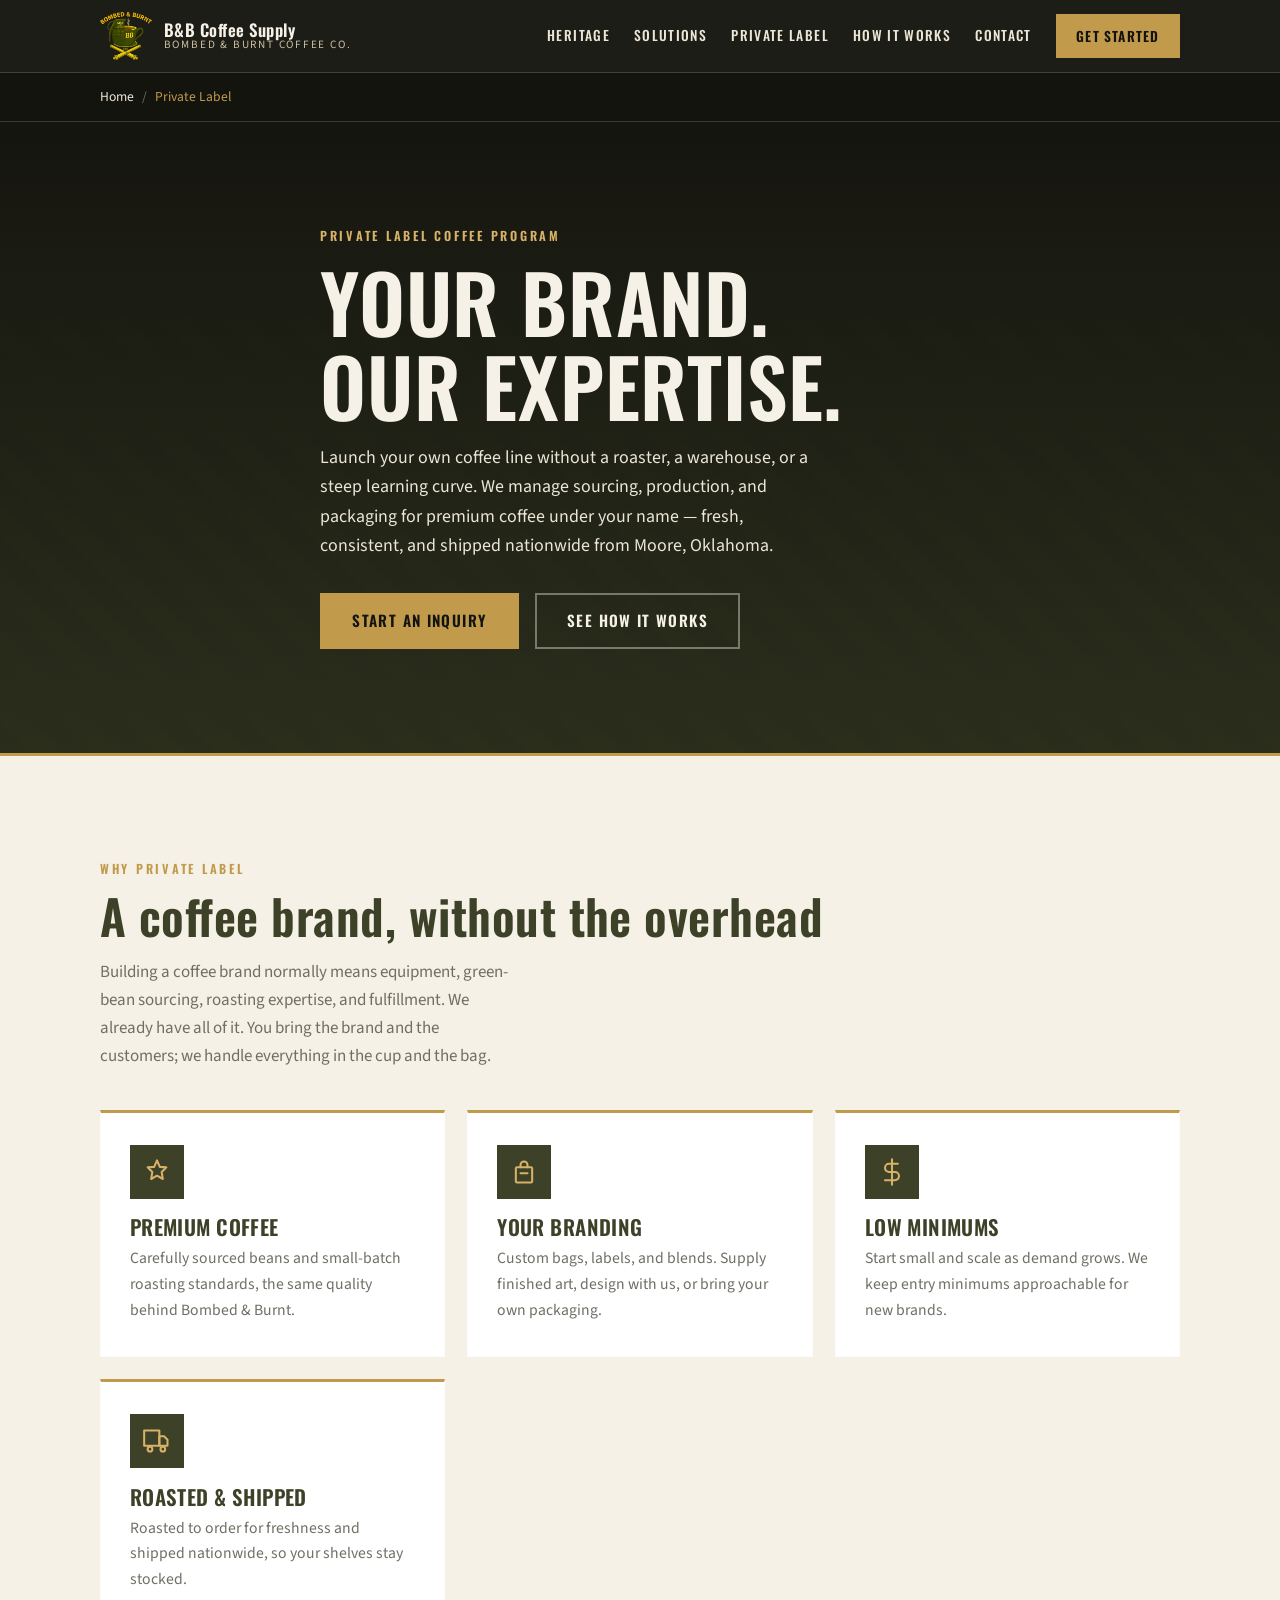
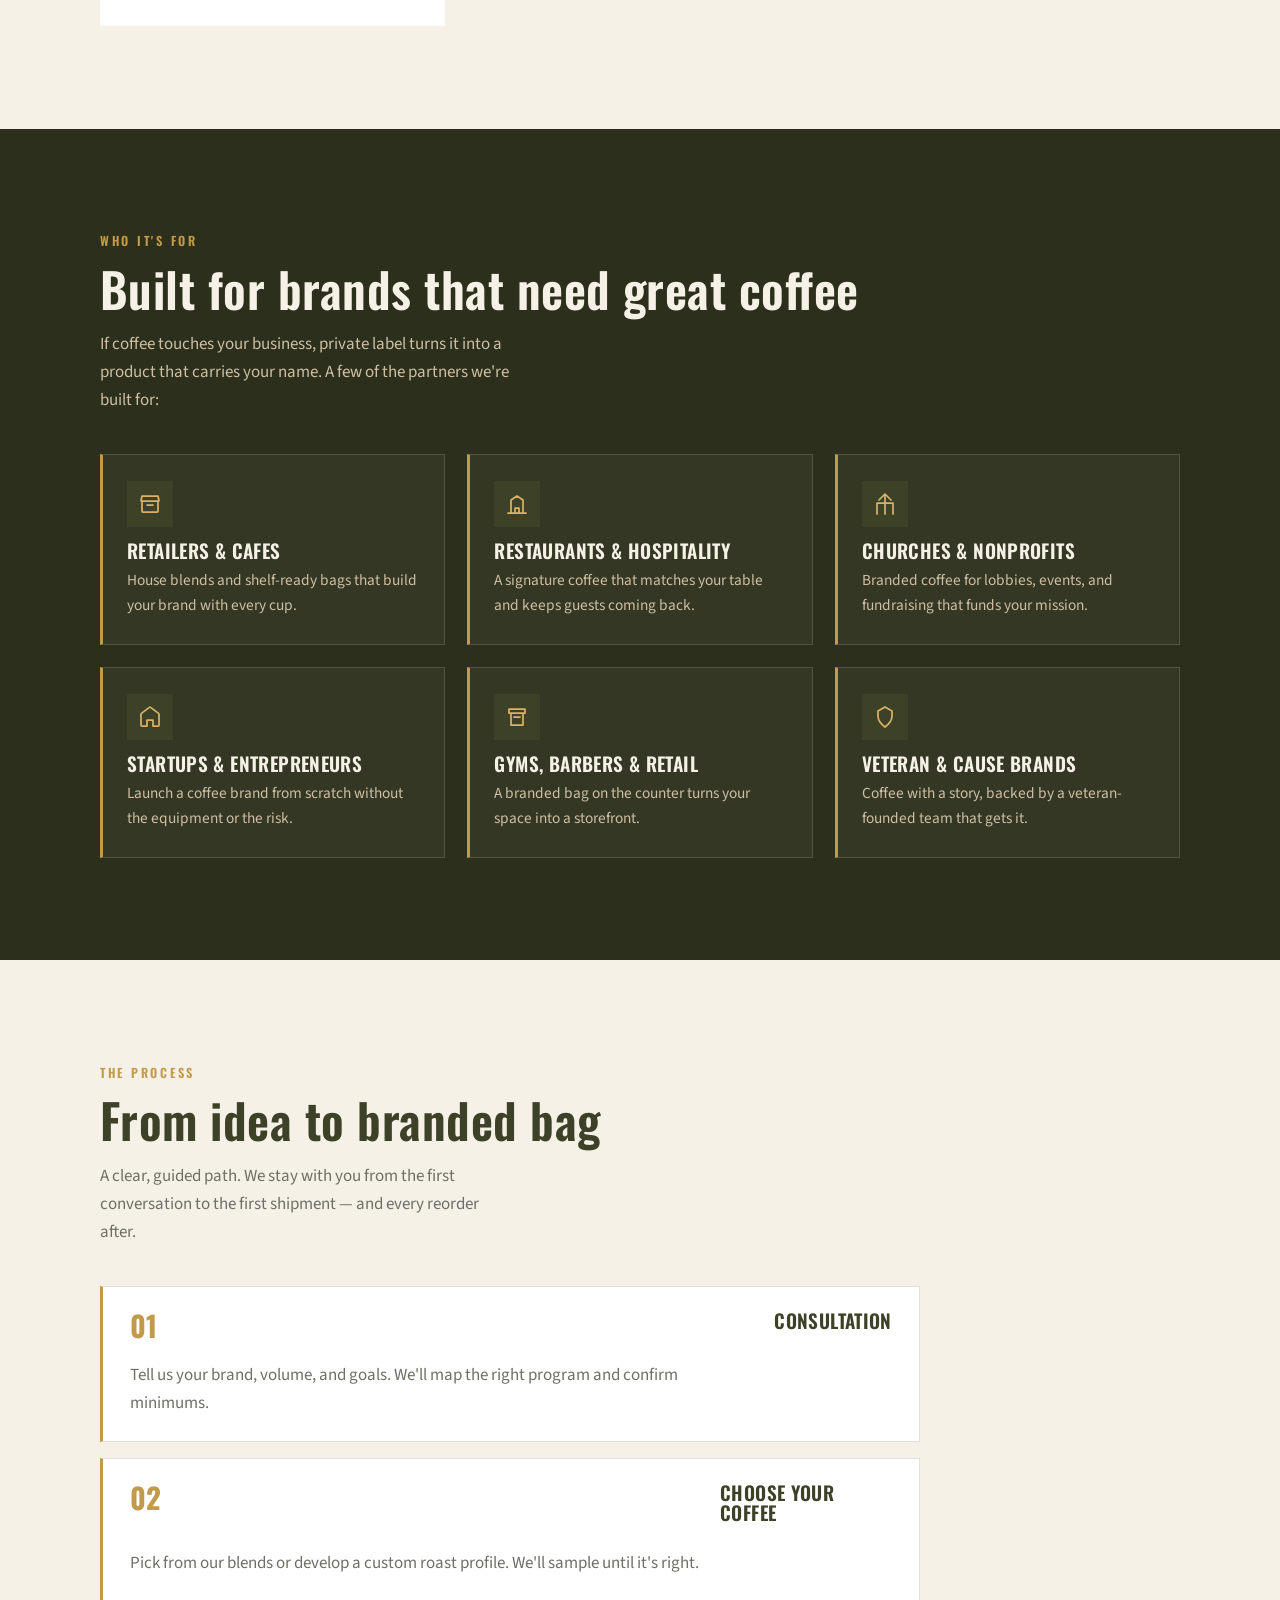
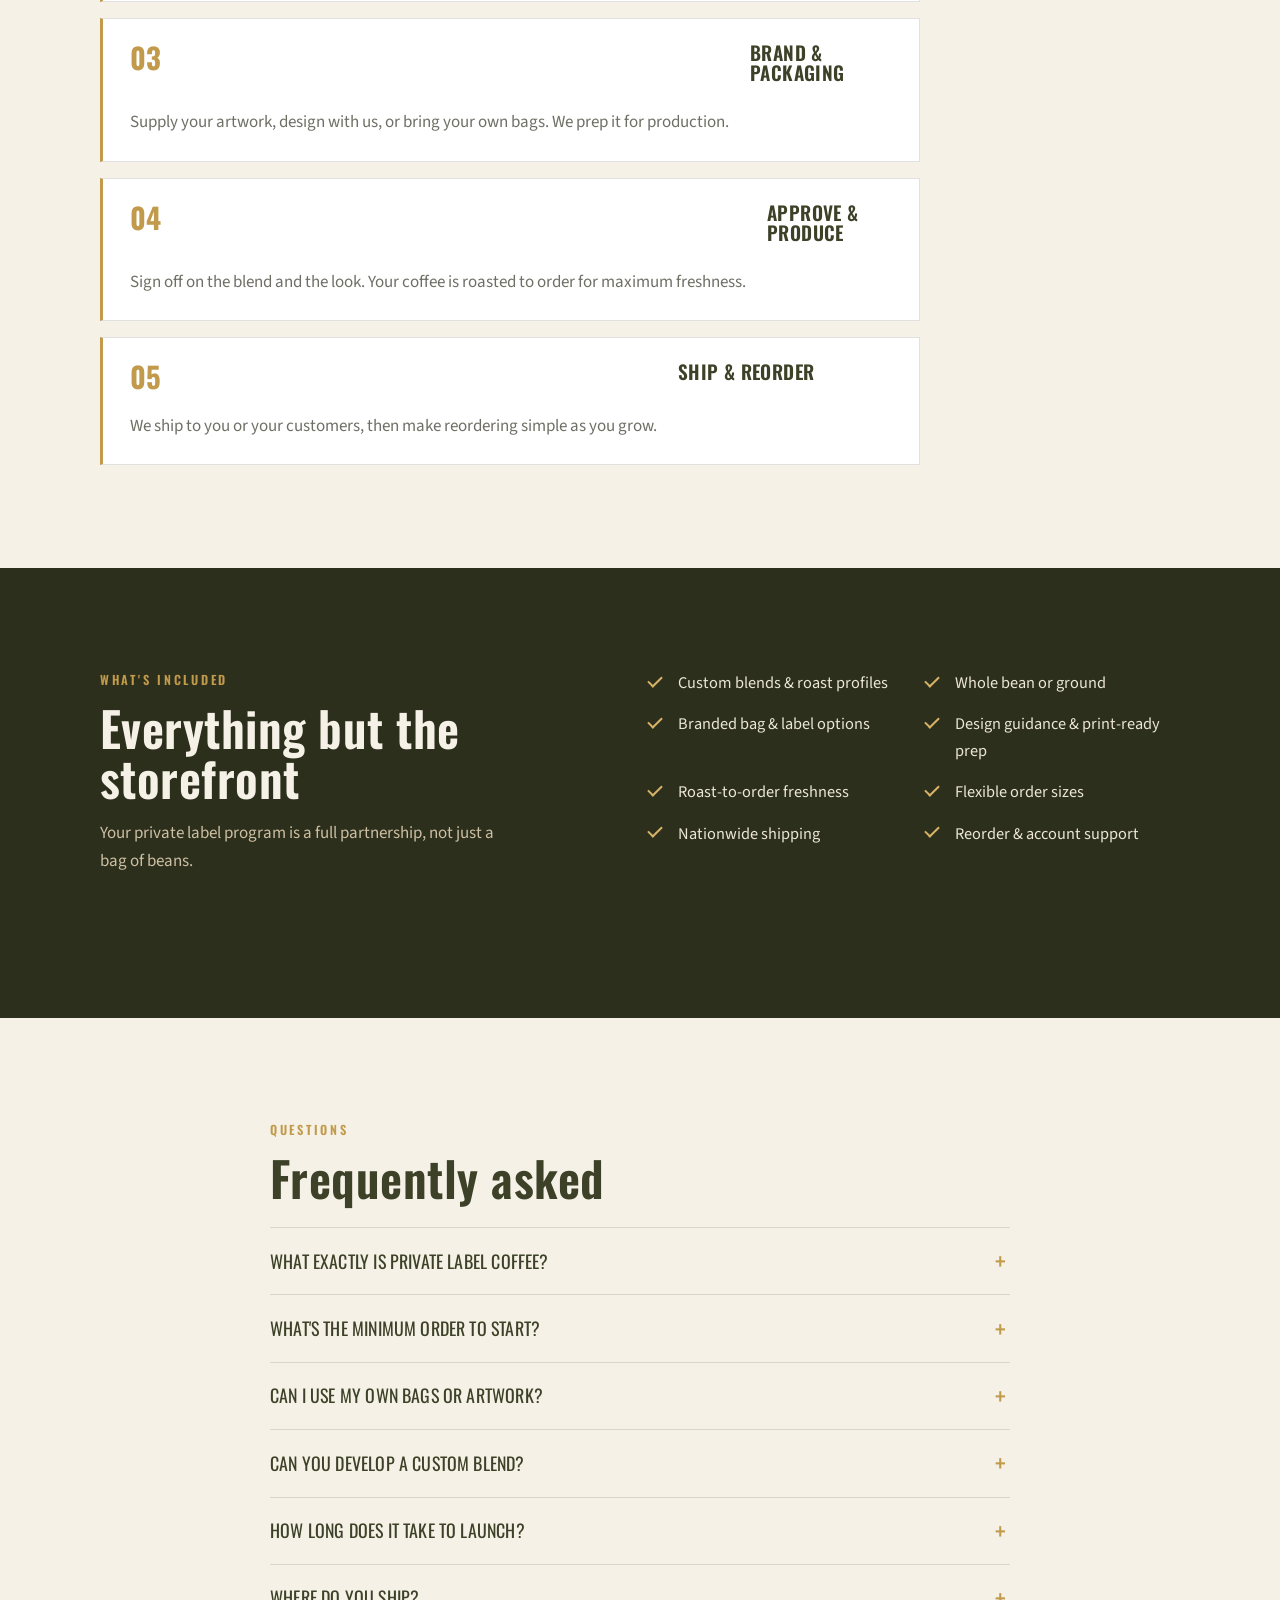
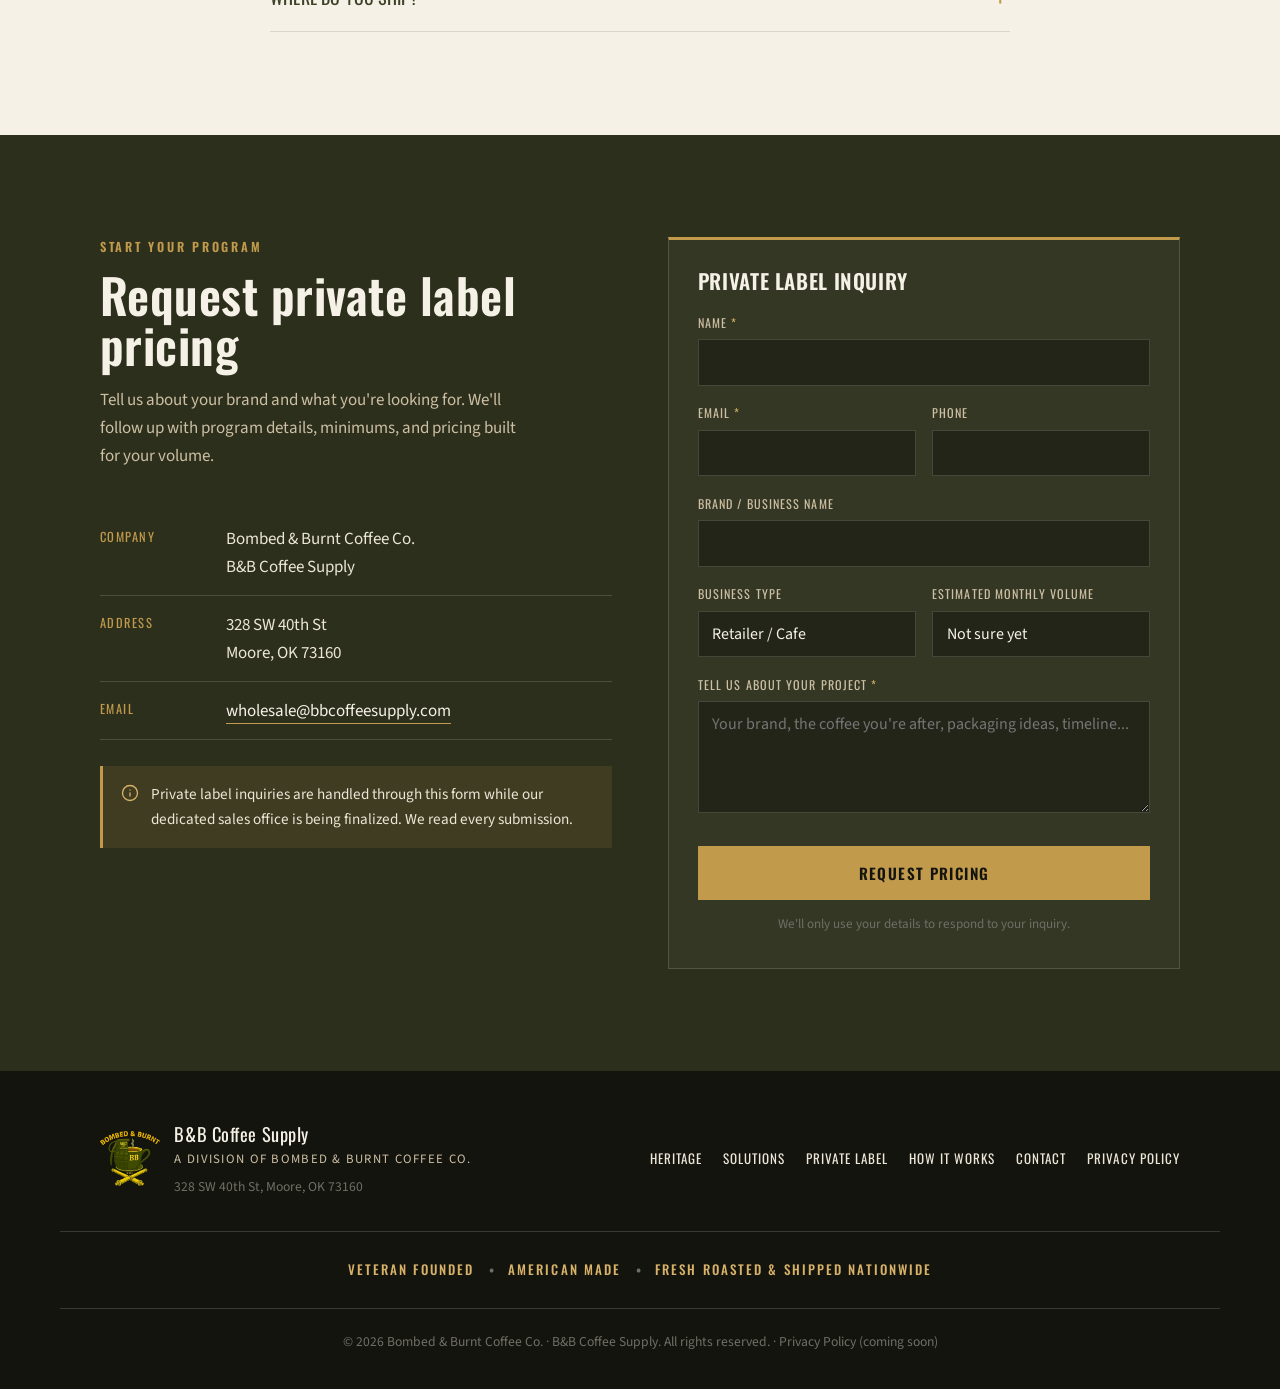
<file: private-label/index.html>
<!DOCTYPE html>
<html lang="en">
<head>
  <meta charset="UTF-8" />
  <meta name="viewport" content="width=device-width, initial-scale=1.0" />

  <!-- PRIMARY SEO -->
  <title>Private Label Coffee | B&amp;B Coffee Supply &mdash; Your Brand, Our Expertise</title>
  <meta name="description" content="Launch your own coffee brand with B&amp;B Coffee Supply's private label program. Custom blends, roast profiles, and packaging, produced to spec and shipped nationwide from Moore, Oklahoma. Low minimums to start." />
  <meta name="keywords" content="private label coffee, custom coffee branding, white label coffee, custom coffee bags, contract coffee roasting, private label coffee supplier, start a coffee brand, wholesale private label" />
  <meta name="author" content="B&amp;B Coffee Supply" />
  <meta name="robots" content="index, follow" />

  <!-- CANONICAL -->
  <link rel="canonical" href="https://www.bbcoffeesupply.com/private-label/" />

  <!-- FAVICONS / ICONS -->
  <link rel="icon" href="/assets/icons/favicon.ico" sizes="any" />
  <link rel="icon" type="image/png" sizes="32x32" href="/assets/icons/favicon-32.png" />
  <link rel="icon" type="image/png" sizes="16x16" href="/assets/icons/favicon-16.png" />
  <link rel="apple-touch-icon" href="/assets/icons/apple-touch-icon.png" />
  <link rel="manifest" href="/site.webmanifest" />

  <!-- OPEN GRAPH -->
  <meta property="og:type" content="website" />
  <meta property="og:title" content="Private Label Coffee | B&amp;B Coffee Supply" />
  <meta property="og:description" content="Your brand on premium coffee. Custom blends, roast profiles, and packaging &mdash; shipped nationwide from Moore, Oklahoma." />
  <meta property="og:url" content="https://www.bbcoffeesupply.com/private-label/" />
  <meta property="og:site_name" content="B&amp;B Coffee Supply" />
  <meta property="og:image" content="https://www.bbcoffeesupply.com/assets/images/og-image.jpg" />
  <meta property="og:image:width" content="1200" />
  <meta property="og:image:height" content="630" />
  <meta property="og:image:alt" content="B&amp;B Coffee Supply — Private Label Coffee Program" />

  <!-- TWITTER CARDS -->
  <meta name="twitter:card" content="summary_large_image" />
  <meta name="twitter:title" content="Private Label Coffee | B&amp;B Coffee Supply" />
  <meta name="twitter:description" content="Your brand on premium coffee. Custom blends, roast profiles, and packaging &mdash; shipped nationwide." />
  <meta name="twitter:image" content="https://www.bbcoffeesupply.com/assets/images/og-image.jpg" />

  <!-- THEME -->
  <meta name="theme-color" content="#14140f" />

  <!-- FONTS -->
  <link rel="preconnect" href="https://fonts.googleapis.com" />
  <link rel="preconnect" href="https://fonts.gstatic.com" crossorigin />
  <link href="https://fonts.googleapis.com/css2?family=Oswald:wght@500;600;700&family=Source+Sans+3:ital,wght@0,400;0,600;0,700;1,400&display=swap" rel="stylesheet" />

  <link rel="stylesheet" href="/css/style.css" />

  <!-- SCHEMA.ORG: Service + Breadcrumb + FAQ -->
  <script type="application/ld+json">
  {
    "@context": "https://schema.org",
    "@type": "Service",
    "serviceType": "Private Label Coffee Program",
    "provider": {
      "@type": "Organization",
      "name": "B&B Coffee Supply",
      "alternateName": "Bombed & Burnt Coffee Co.",
      "url": "https://www.bbcoffeesupply.com/",
      "address": {
        "@type": "PostalAddress",
        "streetAddress": "328 SW 40th St",
        "addressLocality": "Moore",
        "addressRegion": "OK",
        "postalCode": "73160",
        "addressCountry": "US"
      }
    },
    "areaServed": "US",
    "description": "Private label coffee program: custom blends, roast profiles, and branded packaging, produced and shipped nationwide."
  }
  </script>
  <script type="application/ld+json">
  {
    "@context": "https://schema.org",
    "@type": "BreadcrumbList",
    "itemListElement": [
      { "@type": "ListItem", "position": 1, "name": "Home", "item": "https://www.bbcoffeesupply.com/" },
      { "@type": "ListItem", "position": 2, "name": "Private Label", "item": "https://www.bbcoffeesupply.com/private-label/" }
    ]
  }
  </script>
  <script type="application/ld+json">
  {
    "@context": "https://schema.org",
    "@type": "FAQPage",
    "mainEntity": [
      { "@type": "Question", "name": "What is private label coffee?", "acceptedAnswer": { "@type": "Answer", "text": "Private label coffee is coffee produced and packaged under your brand. You get a retail-ready product with your name, logo, and blend, while we handle sourcing, production, and fulfillment." } },
      { "@type": "Question", "name": "What is the minimum order to start?", "acceptedAnswer": { "@type": "Answer", "text": "We keep starting minimums low so new brands can launch without overcommitting, with room to scale as you grow. Exact minimums depend on your packaging and blend; we'll confirm them during your consultation." } },
      { "@type": "Question", "name": "Can I provide my own bags or design?", "acceptedAnswer": { "@type": "Answer", "text": "Yes. You can supply finished artwork, work with us on design, or bring your own packaging. We'll advise on what roasts and prints well." } },
      { "@type": "Question", "name": "How long does it take to launch?", "acceptedAnswer": { "@type": "Answer", "text": "Timelines vary by blend approval and packaging lead time. Once your blend and artwork are approved, your order is produced to spec and shipped promptly." } },
      { "@type": "Question", "name": "Where do you ship?", "acceptedAnswer": { "@type": "Answer", "text": "We're based in Moore, Oklahoma and ship nationwide across all fifty states." } }
    ]
  }
  </script>
</head>

<body>
  <a class="skip-link" href="#pl-main">Skip to main content</a>

  <!-- HEADER / NAV -->
  <header class="site-header">
    <div class="container header-inner">
      <a class="brand" href="/" aria-label="B&amp;B Coffee Supply home">
        <picture>
          <source srcset="/assets/images/logo-sm.webp" type="image/webp" />
          <img class="brand-logo" src="/assets/images/logo-sm.png" width="52" height="48"
               alt="Bombed &amp; Burnt Coffee Co. emblem — grenade coffee mug over crossed cannons" />
        </picture>
        <span class="brand-text">
          <span class="brand-name">B&amp;B Coffee Supply</span>
          <span class="brand-sub">Bombed &amp; Burnt Coffee Co.</span>
        </span>
      </a>

      <button class="nav-toggle" type="button" aria-expanded="false" aria-controls="primary-nav" aria-label="Toggle navigation menu">
        <span class="nav-toggle-bar" aria-hidden="true"></span>
        <span class="nav-toggle-bar" aria-hidden="true"></span>
        <span class="nav-toggle-bar" aria-hidden="true"></span>
      </button>

      <nav class="site-nav" id="primary-nav" aria-label="Primary">
        <ul>
          <li><a href="/#heritage">Heritage</a></li>
          <li><a href="/#products">Solutions</a></li>
          <li><a href="/private-label/" aria-current="page">Private Label</a></li>
          <li><a href="/#process">How It Works</a></li>
          <li><a href="/#contact">Contact</a></li>
        </ul>
      </nav>

      <a class="btn btn-sm nav-cta" href="#pl-inquiry">Get Started</a>
    </div>
  </header>

  <main id="pl-main">

    <!-- BREADCRUMB -->
    <nav class="breadcrumb" aria-label="Breadcrumb">
      <div class="container">
        <ol>
          <li><a href="/">Home</a></li>
          <li aria-current="page">Private Label</li>
        </ol>
      </div>
    </nav>

    <!-- PAGE HERO -->
    <section class="pl-hero" aria-labelledby="pl-hero-heading">
      <div class="container pl-hero-inner">
        <p class="eyebrow">Private Label Coffee Program</p>
        <h1 id="pl-hero-heading">Your brand.<br />Our expertise.</h1>
        <p class="pl-hero-lede">
          Launch your own coffee line without a roaster, a warehouse, or a
          steep learning curve. We manage sourcing, production, and packaging
          for premium coffee under your name &mdash; fresh, consistent, and shipped nationwide from
          Moore, Oklahoma.
        </p>
        <div class="hero-actions">
          <a class="btn btn-primary" href="#pl-inquiry">Start an Inquiry</a>
          <a class="btn btn-ghost" href="#pl-process">See How It Works</a>
        </div>
      </div>
    </section>

    <!-- VALUE / INTRO -->
    <section class="section" aria-labelledby="pl-intro-heading">
      <div class="container">
        <p class="section-eyebrow">Why Private Label</p>
        <h2 id="pl-intro-heading">A coffee brand, without the overhead</h2>
        <p class="section-intro">
          Building a coffee brand normally means equipment, green-bean sourcing,
          roasting expertise, and fulfillment. We already have all of it. You bring
          the brand and the customers; we handle everything in the cup and the bag.
        </p>
        <div class="card-grid pl-value-grid">
          <article class="card pl-card">
            <div class="card-icon" aria-hidden="true">
              <svg viewBox="0 0 24 24" width="28" height="28" fill="none" stroke="currentColor" stroke-width="1.75" stroke-linecap="round" stroke-linejoin="round"><path d="M12 2l2.4 5.6L20 8l-4 4 1 6-5-2.8L7 18l1-6-4-4 5.6-.4z"/></svg>
            </div>
            <h3>Premium Coffee</h3>
            <p>Carefully sourced beans and small-batch roasting standards, the same quality behind Bombed &amp; Burnt.</p>
          </article>
          <article class="card pl-card">
            <div class="card-icon" aria-hidden="true">
              <svg viewBox="0 0 24 24" width="28" height="28" fill="none" stroke="currentColor" stroke-width="1.75" stroke-linecap="round" stroke-linejoin="round"><rect x="5" y="8" width="14" height="13" rx="1"/><path d="M9 8V6a3 3 0 0 1 6 0v2M9 13h6"/></svg>
            </div>
            <h3>Your Branding</h3>
            <p>Custom bags, labels, and blends. Supply finished art, design with us, or bring your own packaging.</p>
          </article>
          <article class="card pl-card">
            <div class="card-icon" aria-hidden="true">
              <svg viewBox="0 0 24 24" width="28" height="28" fill="none" stroke="currentColor" stroke-width="1.75" stroke-linecap="round" stroke-linejoin="round"><path d="M12 1v22M17 5H9.5a3.5 3.5 0 0 0 0 7h5a3.5 3.5 0 0 1 0 7H6"/></svg>
            </div>
            <h3>Low Minimums</h3>
            <p>Start small and scale as demand grows. We keep entry minimums approachable for new brands.</p>
          </article>
          <article class="card pl-card">
            <div class="card-icon" aria-hidden="true">
              <svg viewBox="0 0 24 24" width="28" height="28" fill="none" stroke="currentColor" stroke-width="1.75" stroke-linecap="round" stroke-linejoin="round"><path d="M1 3h13v13H1z"/><path d="M14 8h4l3 3v5h-7z"/><circle cx="6" cy="19" r="2"/><circle cx="17" cy="19" r="2"/></svg>
            </div>
            <h3>Roasted &amp; Shipped</h3>
            <p>Roasted to order for freshness and shipped nationwide, so your shelves stay stocked.</p>
          </article>
        </div>
      </div>
    </section>

    <!-- WHO IT'S FOR -->
    <section class="section section-dark" aria-labelledby="pl-who-heading">
      <div class="container">
        <p class="section-eyebrow">Who It's For</p>
        <h2 id="pl-who-heading">Built for brands that need great coffee</h2>
        <p class="section-intro">
          If coffee touches your business, private label turns it into a product
          that carries your name. A few of the partners we're built for:
        </p>
        <div class="pl-audience-grid">
          <div class="pl-audience">
            <span class="pl-aud-icon" aria-hidden="true"><svg viewBox="0 0 24 24" width="24" height="24" fill="none" stroke="currentColor" stroke-width="1.75" stroke-linecap="round" stroke-linejoin="round"><path d="M3 9l1-5h16l1 5M4 9h16v10a1 1 0 0 1-1 1H5a1 1 0 0 1-1-1zM9 13h6"/></svg></span>
            <h3>Retailers &amp; Cafes</h3>
            <p>House blends and shelf-ready bags that build your brand with every cup.</p>
          </div>
          <div class="pl-audience">
            <span class="pl-aud-icon" aria-hidden="true"><svg viewBox="0 0 24 24" width="24" height="24" fill="none" stroke="currentColor" stroke-width="1.75" stroke-linecap="round" stroke-linejoin="round"><path d="M3 21h18M6 21V8l6-4 6 4v13M10 21v-5h4v5"/></svg></span>
            <h3>Restaurants &amp; Hospitality</h3>
            <p>A signature coffee that matches your table and keeps guests coming back.</p>
          </div>
          <div class="pl-audience">
            <span class="pl-aud-icon" aria-hidden="true"><svg viewBox="0 0 24 24" width="24" height="24" fill="none" stroke="currentColor" stroke-width="1.75" stroke-linecap="round" stroke-linejoin="round"><path d="M12 2v20M6 8l6-6 6 6M4 22V11h16v11"/></svg></span>
            <h3>Churches &amp; Nonprofits</h3>
            <p>Branded coffee for lobbies, events, and fundraising that funds your mission.</p>
          </div>
          <div class="pl-audience">
            <span class="pl-aud-icon" aria-hidden="true"><svg viewBox="0 0 24 24" width="24" height="24" fill="none" stroke="currentColor" stroke-width="1.75" stroke-linecap="round" stroke-linejoin="round"><path d="M20.6 8.4l-8-6a1 1 0 0 0-1.2 0l-8 6A1 1 0 0 0 3 9.2V20a1 1 0 0 0 1 1h5v-6h6v6h5a1 1 0 0 0 1-1V9.2a1 1 0 0 0-.4-.8z"/></svg></span>
            <h3>Startups &amp; Entrepreneurs</h3>
            <p>Launch a coffee brand from scratch without the equipment or the risk.</p>
          </div>
          <div class="pl-audience">
            <span class="pl-aud-icon" aria-hidden="true"><svg viewBox="0 0 24 24" width="24" height="24" fill="none" stroke="currentColor" stroke-width="1.75" stroke-linecap="round" stroke-linejoin="round"><path d="M4 4h16v4H4zM6 8v12h12V8M9 12h6"/></svg></span>
            <h3>Gyms, Barbers &amp; Retail</h3>
            <p>A branded bag on the counter turns your space into a storefront.</p>
          </div>
          <div class="pl-audience">
            <span class="pl-aud-icon" aria-hidden="true"><svg viewBox="0 0 24 24" width="24" height="24" fill="none" stroke="currentColor" stroke-width="1.75" stroke-linecap="round" stroke-linejoin="round"><path d="M12 2l7 4v5c0 5-3.5 8.5-7 11-3.5-2.5-7-6-7-11V6z"/></svg></span>
            <h3>Veteran &amp; Cause Brands</h3>
            <p>Coffee with a story, backed by a veteran-founded team that gets it.</p>
          </div>
        </div>
      </div>
    </section>

    <!-- THE PROCESS -->
    <section id="pl-process" class="section" aria-labelledby="pl-process-heading">
      <div class="container">
        <p class="section-eyebrow">The Process</p>
        <h2 id="pl-process-heading">From idea to branded bag</h2>
        <p class="section-intro">
          A clear, guided path. We stay with you from the first conversation to
          the first shipment &mdash; and every reorder after.
        </p>
        <ol class="pl-steps">
          <li class="pl-step">
            <span class="pl-step-num">01</span>
            <h3>Consultation</h3>
            <p>Tell us your brand, volume, and goals. We'll map the right program and confirm minimums.</p>
          </li>
          <li class="pl-step">
            <span class="pl-step-num">02</span>
            <h3>Choose Your Coffee</h3>
            <p>Pick from our blends or develop a custom roast profile. We'll sample until it's right.</p>
          </li>
          <li class="pl-step">
            <span class="pl-step-num">03</span>
            <h3>Brand &amp; Packaging</h3>
            <p>Supply your artwork, design with us, or bring your own bags. We prep it for production.</p>
          </li>
          <li class="pl-step">
            <span class="pl-step-num">04</span>
            <h3>Approve &amp; Produce</h3>
            <p>Sign off on the blend and the look. Your coffee is roasted to order for maximum freshness.</p>
          </li>
          <li class="pl-step">
            <span class="pl-step-num">05</span>
            <h3>Ship &amp; Reorder</h3>
            <p>We ship to you or your customers, then make reordering simple as you grow.</p>
          </li>
        </ol>
      </div>
    </section>

    <!-- WHAT'S INCLUDED -->
    <section class="section section-dark" aria-labelledby="pl-incl-heading">
      <div class="container pl-incl-grid">
        <div>
          <p class="section-eyebrow">What's Included</p>
          <h2 id="pl-incl-heading">Everything but the storefront</h2>
          <p class="section-intro">
            Your private label program is a full partnership, not just a bag of beans.
          </p>
        </div>
        <ul class="pl-incl-list">
          <li>Custom blends &amp; roast profiles</li>
          <li>Whole bean or ground</li>
          <li>Branded bag &amp; label options</li>
          <li>Design guidance &amp; print-ready prep</li>
          <li>Roast-to-order freshness</li>
          <li>Flexible order sizes</li>
          <li>Nationwide shipping</li>
          <li>Reorder &amp; account support</li>
        </ul>
      </div>
    </section>

    <!-- FAQ -->
    <section class="section" aria-labelledby="pl-faq-heading">
      <div class="container pl-faq-wrap">
        <p class="section-eyebrow">Questions</p>
        <h2 id="pl-faq-heading">Frequently asked</h2>
        <div class="pl-faq">
          <details class="faq-item">
            <summary>What exactly is private label coffee?</summary>
            <div class="faq-body"><p>It's coffee produced and packaged under <em>your</em> brand. You get a retail-ready product with your name, logo, and blend, while we handle sourcing, production, and fulfillment behind the scenes.</p></div>
          </details>
          <details class="faq-item">
            <summary>What's the minimum order to start?</summary>
            <div class="faq-body"><p>We keep starting minimums low so new brands can launch without overcommitting, with room to scale as you grow. Exact minimums depend on your packaging and blend &mdash; we'll confirm them during your consultation.</p></div>
          </details>
          <details class="faq-item">
            <summary>Can I use my own bags or artwork?</summary>
            <div class="faq-body"><p>Yes. Supply finished artwork, design it with us, or bring your own packaging entirely. We'll advise on what roasts and prints well so the final product looks and tastes right.</p></div>
          </details>
          <details class="faq-item">
            <summary>Can you develop a custom blend?</summary>
            <div class="faq-body"><p>Absolutely. Start from one of our profiles or build something new. We'll sample and adjust until the cup matches your brand.</p></div>
          </details>
          <details class="faq-item">
            <summary>How long does it take to launch?</summary>
            <div class="faq-body"><p>Timelines depend on blend approval and packaging lead time. Once your blend and artwork are signed off, your order is produced to spec and shipped promptly.</p></div>
          </details>
          <details class="faq-item">
            <summary>Where do you ship?</summary>
            <div class="faq-body"><p>We're based in Moore, Oklahoma and ship nationwide across all fifty states &mdash; to your location or directly to your customers.</p></div>
          </details>
        </div>
      </div>
    </section>

    <!-- INQUIRY FORM (conversion) -->
    <section id="pl-inquiry" class="section section-dark" aria-labelledby="pl-inquiry-heading">
      <div class="container contact-grid">
        <div class="contact-info">
          <p class="section-eyebrow">Start Your Program</p>
          <h2 id="pl-inquiry-heading">Request private label pricing</h2>
          <p class="section-intro">
            Tell us about your brand and what you're looking for. We'll follow up
            with program details, minimums, and pricing built for your volume.
          </p>

          <address class="contact-details">
            <div class="contact-row">
              <span class="contact-label">Company</span>
              <span>Bombed &amp; Burnt Coffee Co.<br />B&amp;B Coffee Supply</span>
            </div>
            <div class="contact-row">
              <span class="contact-label">Address</span>
              <span>328 SW 40th St<br />Moore, OK 73160</span>
            </div>
            <div class="contact-row">
              <span class="contact-label">Email</span>
              <span><a href="mailto:wholesale@bbcoffeesupply.com">wholesale@bbcoffeesupply.com</a></span>
            </div>
          </address>

          <p class="contact-note" role="note">
            <span class="contact-note-icon" aria-hidden="true">
              <svg viewBox="0 0 24 24" width="18" height="18" fill="none" stroke="currentColor" stroke-width="1.75" stroke-linecap="round" stroke-linejoin="round"><circle cx="12" cy="12" r="10"/><path d="M12 16v-4M12 8h.01"/></svg>
            </span>
            Private label inquiries are handled through this form while our dedicated
            sales office is being finalized. We read every submission.
          </p>
        </div>

        <div class="contact-form-wrap">
          <!-- PRIVATE LABEL INQUIRY FORM
               Wired for Formspree. Replace YOUR_FORM_ID with your form ID.
               You can use the same Formspree form as the homepage, or a separate
               one to keep private-label leads in their own inbox. -->
          <form class="contact-form" action="https://formspree.io/f/YOUR_FORM_ID" method="POST" aria-labelledby="pl-form-heading">
            <h3 id="pl-form-heading" class="form-heading">Private label inquiry</h3>
            <input type="hidden" name="_subject" value="New Private Label Inquiry" />
            <input type="hidden" name="inquiry_source" value="Private Label page" />

            <div class="field">
              <label for="pl-name">Name <span class="req" aria-hidden="true">*</span></label>
              <input id="pl-name" name="name" type="text" autocomplete="name" required />
            </div>

            <div class="field-row">
              <div class="field">
                <label for="pl-email">Email <span class="req" aria-hidden="true">*</span></label>
                <input id="pl-email" name="email" type="email" autocomplete="email" required />
              </div>
              <div class="field">
                <label for="pl-phone">Phone</label>
                <input id="pl-phone" name="phone" type="tel" autocomplete="tel" />
              </div>
            </div>

            <div class="field">
              <label for="pl-brand">Brand / Business name</label>
              <input id="pl-brand" name="brand" type="text" autocomplete="organization" />
            </div>

            <div class="field-row">
              <div class="field">
                <label for="pl-type">Business type</label>
                <select id="pl-type" name="business_type">
                  <option>Retailer / Cafe</option>
                  <option>Restaurant / Hospitality</option>
                  <option>Church / Nonprofit</option>
                  <option>Startup / New brand</option>
                  <option>Gym / Barber / Retail</option>
                  <option>Other</option>
                </select>
              </div>
              <div class="field">
                <label for="pl-volume">Estimated monthly volume</label>
                <select id="pl-volume" name="monthly_volume">
                  <option>Not sure yet</option>
                  <option>Under 50 lbs</option>
                  <option>50&ndash;200 lbs</option>
                  <option>200&ndash;500 lbs</option>
                  <option>500+ lbs</option>
                </select>
              </div>
            </div>

            <div class="field">
              <label for="pl-message">Tell us about your project <span class="req" aria-hidden="true">*</span></label>
              <textarea id="pl-message" name="message" rows="4" placeholder="Your brand, the coffee you're after, packaging ideas, timeline..." required></textarea>
            </div>

            <input type="text" name="_gotcha" tabindex="-1" autocomplete="off" aria-hidden="true" class="hp-field" />

            <button class="btn btn-primary form-submit" type="submit">Request Pricing</button>
            <p class="form-fineprint">We'll only use your details to respond to your inquiry.</p>
          </form>
        </div>
      </div>
    </section>
  </main>

  <!-- FOOTER -->
  <footer class="site-footer">
    <div class="container footer-inner">
      <div class="footer-brand">
        <picture>
          <source srcset="/assets/images/logo-sm.webp" type="image/webp" />
          <img class="footer-logo" src="/assets/images/logo-sm.png" width="60" height="55" loading="lazy"
               alt="Bombed &amp; Burnt Coffee Co. emblem" />
        </picture>
        <div>
          <p class="footer-name">B&amp;B Coffee Supply</p>
          <p class="footer-sub">A division of Bombed &amp; Burnt Coffee Co.</p>
          <address class="footer-address">328 SW 40th St, Moore, OK 73160</address>
        </div>
      </div>

      <nav class="footer-nav" aria-label="Footer">
        <ul>
          <li><a href="/#heritage">Heritage</a></li>
          <li><a href="/#products">Solutions</a></li>
          <li><a href="/private-label/">Private Label</a></li>
          <li><a href="/#process">How It Works</a></li>
          <li><a href="/#contact">Contact</a></li>
          <li><a href="/#privacy">Privacy Policy</a></li>
        </ul>
      </nav>
    </div>

    <div class="container footer-badges">
      <span class="footer-badge">Veteran Founded</span>
      <span class="footer-badge-sep" aria-hidden="true">&bull;</span>
      <span class="footer-badge">American Made</span>
      <span class="footer-badge-sep" aria-hidden="true">&bull;</span>
      <span class="footer-badge">Fresh Roasted &amp; Shipped Nationwide</span>
    </div>

    <div class="container footer-bottom">
      <p>&copy; <span data-year>2026</span> Bombed &amp; Burnt Coffee Co. &middot; B&amp;B Coffee Supply. All rights reserved. &middot; Privacy Policy (coming soon)</p>
    </div>
  </footer>

  <script src="/js/main.js" defer></script>
</body>
</html>
</file>
<file: css/style.css>
/* =========================================================
   B&B COFFEE SUPPLY — style.css
   Palette: Olive Drab / Black / Gold / Cream / Dark Gray / Muted Tan
   Type:    Oswald (display, condensed) + Source Sans 3 (body)
   ========================================================= */

:root {
  --olive:        #3d4127;   /* primary olive drab */
  --olive-deep:   #2c2f1c;
  --black:        #14140f;
  --black-2:      #1c1c15;
  --gold:         #c19a4b;
  --gold-bright:  #d7b268;
  --cream:        #f5f1e6;
  --cream-soft:   #ece6d6;
  --tan:          #cdbfa3;   /* muted tan */
  --gray:         #4a4a44;   /* dark gray */
  --gray-soft:    #6f6f66;
  --line:         rgba(20, 20, 15, 0.12);
  --line-light:   rgba(245, 241, 230, 0.16);

  --maxw: 1160px;
  --pad: clamp(1.25rem, 4vw, 2.5rem);

  --font-display: "Oswald", "Arial Narrow", sans-serif;
  --font-body: "Source Sans 3", system-ui, -apple-system, Segoe UI, Roboto, sans-serif;

  --shadow-card: 0 12px 30px rgba(20,20,15,0.08);
  --shadow-lift: 0 18px 44px rgba(20,20,15,0.14);
}

/* ---------- RESET ---------- */
*, *::before, *::after { box-sizing: border-box; }
html { scroll-behavior: smooth; -webkit-text-size-adjust: 100%; scroll-padding-top: 84px; }
body {
  margin: 0;
  font-family: var(--font-body);
  color: var(--black);
  background: var(--cream);
  line-height: 1.65;
  font-size: 1.0625rem;
  overflow-x: hidden;
}
img { max-width: 100%; height: auto; display: block; }
a { color: inherit; }
h1, h2, h3 { font-family: var(--font-display); font-weight: 600; line-height: 1.05; margin: 0; letter-spacing: 0.01em; }
p { margin: 0 0 1rem; }
ul, ol { margin: 0; padding: 0; list-style: none; }

@media (prefers-reduced-motion: reduce) {
  html { scroll-behavior: auto; }
  * { animation: none !important; transition: none !important; }
}

/* ---------- ACCESSIBILITY ---------- */
.skip-link {
  position: absolute; left: -999px; top: 0; z-index: 200;
  background: var(--gold); color: var(--black);
  padding: 0.6rem 1rem; font-weight: 700; border-radius: 0 0 4px 0;
}
.skip-link:focus { left: 0; }
:focus-visible { outline: 3px solid var(--gold); outline-offset: 2px; }

/* ---------- LAYOUT ---------- */
.container { width: 100%; max-width: var(--maxw); margin: 0 auto; padding-left: var(--pad); padding-right: var(--pad); }
.section { padding: clamp(3.5rem, 8vw, 6.5rem) 0; }

.section-eyebrow, .eyebrow {
  font-family: var(--font-display);
  text-transform: uppercase;
  letter-spacing: 0.22em;
  font-size: 0.78rem;
  font-weight: 600;
  color: var(--gold);
  margin: 0 0 0.75rem;
}
.section h2 { font-size: clamp(1.9rem, 4.5vw, 3rem); color: var(--olive); margin-bottom: 1rem; }
.section-dark h2 { color: var(--cream); }
.section-intro { max-width: 52ch; color: var(--gray-soft); margin-bottom: 2.5rem; }
.section-dark .section-intro { color: var(--tan); }

/* ---------- BUTTONS ---------- */
.btn {
  display: inline-block;
  font-family: var(--font-display);
  text-transform: uppercase;
  letter-spacing: 0.09em;
  font-weight: 600;
  font-size: 0.95rem;
  text-decoration: none;
  padding: 0.85rem 1.9rem;
  border: 2px solid transparent;
  cursor: pointer;
  transition: background-color .2s ease, color .2s ease, border-color .2s ease, transform .2s ease;
}
.btn-sm { padding: 0.55rem 1.15rem; font-size: 0.85rem; }
.btn-primary { background: var(--gold); color: var(--black); border-color: var(--gold); }
.btn-primary:hover { background: var(--gold-bright); border-color: var(--gold-bright); transform: translateY(-1px); }
.btn-ghost { background: transparent; color: var(--cream); border-color: var(--line-light); }
.btn-ghost:hover { border-color: var(--gold); color: var(--gold-bright); }

/* ---------- HEADER ---------- */
.site-header {
  position: sticky; top: 0; z-index: 100;
  background: rgba(20, 20, 15, 0.96);
  border-bottom: 1px solid var(--line-light);
  backdrop-filter: saturate(120%) blur(6px);
}
.header-inner { display: flex; align-items: center; gap: 1.5rem; min-height: 72px; }
.brand { display: flex; align-items: center; gap: 0.7rem; text-decoration: none; margin-right: auto; }
.brand-logo { width: auto; height: 48px; display: block; }
.brand-text { display: flex; flex-direction: column; line-height: 1.1; }
.brand-name { font-family: var(--font-display); font-weight: 600; color: var(--cream); font-size: 1.05rem; letter-spacing: 0.03em; }
.brand-sub { font-size: 0.7rem; text-transform: uppercase; letter-spacing: 0.16em; color: var(--tan); }

.site-nav ul { display: flex; gap: 1.5rem; }
.site-nav a {
  font-family: var(--font-display); text-transform: uppercase; letter-spacing: 0.1em;
  font-size: 0.85rem; font-weight: 500; color: var(--cream-soft); text-decoration: none;
  padding: 0.4rem 0; border-bottom: 2px solid transparent; transition: color .2s, border-color .2s;
}
.site-nav a:hover { color: var(--gold-bright); border-color: var(--gold); }
.nav-cta { color: var(--black); background: var(--gold); }
.nav-cta:hover { background: var(--gold-bright); }

/* ---------- HERO (full-bleed flagship image) ---------- */
.hero {
  position: relative;
  isolation: isolate;
  display: flex;
  align-items: flex-end;
  min-height: clamp(560px, 82vh, 860px);
  color: var(--cream);
  background: var(--black);
  border-bottom: 3px solid var(--gold);
  overflow: hidden;
}
/* the photograph fills the section */
.hero-media { position: absolute; inset: 0; z-index: -2; }
.hero-img {
  width: 100%; height: 100%;
  object-fit: cover;
  object-position: 62% center;   /* keep the mug in frame as it crops */
  display: block;
}
/* legibility scrim: darkest at the lower-left where the copy sits,
   fading toward the lit subject on the right */
.hero-scrim {
  position: absolute; inset: 0; z-index: -1;
  background:
    linear-gradient(90deg, rgba(20,20,15,0.92) 0%, rgba(20,20,15,0.72) 34%, rgba(20,20,15,0.12) 64%, rgba(20,20,15,0) 82%),
    linear-gradient(0deg, rgba(20,20,15,0.85) 0%, rgba(20,20,15,0.30) 30%, rgba(20,20,15,0) 60%);
}
.hero-inner {
  position: relative;
  max-width: var(--maxw);
  width: 100%;
  padding-top: clamp(3rem, 10vw, 6rem);
  padding-bottom: clamp(2.75rem, 7vw, 5rem);
}
.hero .eyebrow { color: var(--gold-bright); }
.hero h1 {
  font-size: clamp(2.75rem, 9vw, 5.75rem);
  color: var(--cream);
  text-transform: uppercase;
  letter-spacing: 0.01em;
  margin: 0.3rem 0 0.4rem;
  text-shadow: 0 2px 18px rgba(0,0,0,0.55);
}
.hero-tagline {
  font-family: var(--font-display);
  text-transform: uppercase;
  letter-spacing: 0.18em;
  color: var(--gold-bright);
  font-size: clamp(1rem, 2.5vw, 1.4rem);
  margin-bottom: 1.4rem;
  text-shadow: 0 2px 12px rgba(0,0,0,0.5);
}
.hero-lede {
  color: var(--cream-soft);
  max-width: 48ch;
  font-size: 1.12rem;
  margin-bottom: 2rem;
  text-shadow: 0 1px 10px rgba(0,0,0,0.55);
}
.hero-actions { display: flex; flex-wrap: wrap; gap: 1rem; }
.hero .btn-ghost { border-color: rgba(245,241,230,0.45); color: var(--cream); background: rgba(20,20,15,0.25); }
.hero .btn-ghost:hover { border-color: var(--gold); color: var(--gold-bright); background: rgba(20,20,15,0.4); }

/* ---------- TRUST BAR ---------- */
.trust {
  background: var(--black-2);
  border-bottom: 1px solid var(--line-light);
  padding: 1.6rem 0;
}
.trust-grid {
  display: grid;
  grid-template-columns: repeat(5, 1fr);
  gap: 1rem;
}
.trust-item {
  display: flex; flex-direction: column; align-items: center; text-align: center; gap: 0.55rem;
  padding: 0.4rem 0.5rem;
  position: relative;
}
.trust-item:not(:last-child)::after {
  content: ""; position: absolute; right: 0; top: 20%; height: 60%; width: 1px;
  background: var(--line-light);
}
.trust-icon { color: var(--gold); display: grid; place-items: center; }
.trust-label {
  font-family: var(--font-display); text-transform: uppercase; letter-spacing: 0.08em;
  font-size: 0.82rem; font-weight: 500; color: var(--cream-soft);
}

/* ---------- SECTION DARK ---------- */
.section-dark { background: var(--olive-deep); color: var(--cream); }

/* ---------- HERITAGE ---------- */
.heritage { background: var(--cream); }
.heritage-grid { display: grid; grid-template-columns: 0.85fr 1.15fr; gap: clamp(2rem, 6vw, 4.5rem); align-items: center; }
.heritage-emblem { display: grid; place-items: center; }
.heritage-emblem img { width: 100%; max-width: 360px; height: auto; filter: drop-shadow(0 14px 30px rgba(20,20,15,0.18)); }
.heritage-copy p { color: var(--gray); max-width: 56ch; }
.heritage-copy strong { color: var(--olive); }
.heritage-served {
  display: flex; flex-wrap: wrap; gap: 0.6rem; margin-top: 1.75rem;
}
.heritage-served li {
  font-family: var(--font-display); text-transform: uppercase; letter-spacing: 0.06em;
  font-size: 0.8rem; font-weight: 500; color: var(--olive);
  background: #fff; border: 1px solid var(--line); border-left: 3px solid var(--gold);
  padding: 0.45rem 0.9rem;
}

/* ---------- WHOLESALE COFFEE & TEA SOLUTIONS (categories) ---------- */
.solutions-grid {
  display: grid;
  grid-template-columns: repeat(auto-fit, minmax(240px, 1fr));
  gap: 1.3rem;
}
.solution-cat {
  background: linear-gradient(180deg, rgba(245,241,230,0.06), rgba(245,241,230,0.02));
  border: 1px solid var(--line-light);
  border-top: 3px solid var(--gold);
  padding: 2rem 1.7rem 1.9rem;
  transition: transform .2s ease, box-shadow .2s ease, background-color .2s ease;
}
.solution-cat:hover { transform: translateY(-5px); box-shadow: var(--shadow-lift); background: rgba(245,241,230,0.07); }
.solution-icon {
  width: 52px; height: 52px; display: grid; place-items: center;
  background: var(--olive); color: var(--gold-bright); margin-bottom: 1.1rem;
}
.solution-cat h3 { color: var(--cream); font-size: 1.3rem; text-transform: uppercase; letter-spacing: 0.02em; margin-bottom: 0.5rem; }
.solution-cat p { color: var(--tan); font-size: 0.96rem; margin: 0; }

.solutions-note {
  display: flex; gap: 0.7rem; align-items: flex-start;
  margin: 2.2rem 0 0; padding: 1.1rem 1.3rem;
  background: rgba(193,154,75,0.12); border-left: 3px solid var(--gold);
  color: var(--cream-soft); font-size: 1rem;
}
.solutions-note-icon { color: var(--gold-bright); flex-shrink: 0; margin-top: 0.15rem; }
.solutions-note a { color: var(--gold-bright); text-decoration: none; border-bottom: 1px solid var(--gold); }
.solutions-note a:hover { color: var(--cream); }

/* ---------- BUSINESS SOLUTIONS (programs) ---------- */
.biz-grid {
  display: grid;
  grid-template-columns: repeat(auto-fit, minmax(280px, 1fr));
  gap: 1.4rem;
}
.biz-card {
  display: flex; flex-direction: column;
  background: #fff; border: 1px solid var(--line); border-top: 3px solid var(--olive);
  padding: 2rem 1.8rem;
  transition: transform .2s ease, box-shadow .2s ease, border-color .2s ease;
}
.biz-card:hover { transform: translateY(-4px); box-shadow: var(--shadow-lift); border-top-color: var(--gold); }
.biz-icon {
  width: 54px; height: 54px; display: grid; place-items: center;
  background: var(--cream-soft); color: var(--olive); margin-bottom: 1.1rem;
}
.biz-card h3 { color: var(--olive); font-size: 1.3rem; text-transform: uppercase; letter-spacing: 0.02em; margin-bottom: 0.5rem; }
.biz-card p { color: var(--gray-soft); font-size: 0.98rem; margin: 0; }
.biz-link {
  margin-top: 1rem; align-self: flex-start;
  font-family: var(--font-display); text-transform: uppercase; letter-spacing: 0.06em;
  font-size: 0.85rem; color: var(--gold); text-decoration: none; border-bottom: 2px solid transparent;
  transition: border-color .2s;
}
.biz-link:hover { border-color: var(--gold); }
.biz-cta-card {
  background: var(--olive-deep); border-top-color: var(--gold);
  justify-content: center;
}
.biz-cta-card h3 { color: var(--cream); }
.biz-cta-card p { color: var(--tan); }
.biz-cta-btn { margin-top: 1.2rem; align-self: flex-start; }

/* ---------- HOW IT WORKS / STEPS ---------- */
.steps {
  display: grid;
  grid-template-columns: repeat(4, 1fr);
  gap: 1.3rem;
  counter-reset: step;
}
.step {
  position: relative;
  background: #fff;
  border: 1px solid var(--line);
  padding: 2.4rem 1.6rem 1.8rem;
  overflow: hidden;
}
.step::before {
  content: ""; position: absolute; left: 0; top: 0; height: 3px; width: 100%;
  background: linear-gradient(90deg, var(--gold), transparent);
}
.step-num {
  position: absolute; top: 0.6rem; right: 1rem;
  font-family: var(--font-display); font-weight: 700; font-size: 3.2rem; line-height: 1;
  color: rgba(61,65,39,0.08);
}
.step-icon {
  width: 48px; height: 48px; display: grid; place-items: center;
  background: var(--olive); color: var(--cream); margin-bottom: 1rem;
}
.step h3 { color: var(--olive); font-size: 1.2rem; text-transform: uppercase; letter-spacing: 0.02em; margin-bottom: 0.45rem; }
.step p { color: var(--gray-soft); font-size: 0.95rem; margin: 0; }

/* ---------- WHY CHOOSE US CARDS ---------- */
.card-grid {
  display: grid;
  grid-template-columns: repeat(auto-fit, minmax(280px, 1fr));
  gap: 1.4rem;
}
.card {
  background: rgba(245,241,230,0.04);
  border: 1px solid var(--line-light);
  border-top: 3px solid var(--gold);
  padding: 2rem 1.8rem;
  transition: transform .2s ease, box-shadow .2s ease, background-color .2s ease;
}
.card:hover { transform: translateY(-4px); box-shadow: var(--shadow-lift); background: rgba(245,241,230,0.06); }
.card-icon {
  width: 54px; height: 54px; display: grid; place-items: center;
  background: var(--olive); color: var(--gold-bright);
  margin-bottom: 1.1rem;
}
.card h3 { font-size: 1.3rem; color: var(--cream); margin-bottom: 0.5rem; text-transform: uppercase; letter-spacing: 0.02em; }
.card p { color: var(--tan); margin: 0; font-size: 0.98rem; }

/* ---------- PRIVATE LABEL TEASER (homepage) ---------- */
.pl-teaser { background: var(--cream); }
.pl-teaser-grid {
  display: grid;
  grid-template-columns: 1.15fr 0.85fr;
  gap: clamp(2rem, 6vw, 4.5rem);
  align-items: center;
}
.pl-teaser-copy h2 { color: var(--olive); }
.pl-teaser-lede { color: var(--gray); max-width: 52ch; font-size: 1.1rem; }
.pl-teaser-points { margin: 1.6rem 0 2rem; display: grid; gap: 0.85rem; }
.pl-teaser-points li {
  display: flex; align-items: center; gap: 0.8rem;
  font-family: var(--font-display); text-transform: uppercase; letter-spacing: 0.04em;
  font-size: 0.98rem; color: var(--olive);
}
.pl-check {
  flex-shrink: 0; width: 30px; height: 30px; display: grid; place-items: center;
  background: var(--olive); color: var(--gold-bright);
}
.pl-teaser-actions { display: flex; flex-wrap: wrap; gap: 1rem; }
.pl-teaser .pl-ghost { color: var(--olive); border-color: var(--olive); background: transparent; }
.pl-teaser .pl-ghost:hover { border-color: var(--gold); color: var(--gold); }

.pl-teaser-visual {
  position: relative;
  border: 1px solid var(--line);
  border-top: 3px solid var(--gold);
  overflow: hidden;
  box-shadow: var(--shadow-card);
}
.pl-teaser-visual img { width: 100%; height: 100%; object-fit: cover; display: block; }
.pl-visual-badge {
  position: absolute; left: 1rem; bottom: 1rem;
  font-family: var(--font-display); text-transform: uppercase; letter-spacing: 0.12em;
  font-size: 0.78rem; color: var(--black); background: var(--gold);
  padding: 0.4rem 0.9rem;
}

/* ---------- PROUDLY BASED IN OKLAHOMA ---------- */
.oklahoma { background: var(--olive); color: var(--cream); border-top: 3px solid var(--gold); border-bottom: 3px solid var(--gold); }
.oklahoma-grid { display: grid; grid-template-columns: auto 1fr; gap: clamp(2rem, 6vw, 4rem); align-items: center; }
.oklahoma-badge { color: var(--gold-bright); display: grid; place-items: center; }
.oklahoma h2 { color: var(--cream); }
.oklahoma-copy p { color: var(--cream-soft); max-width: 56ch; }
.oklahoma-copy strong { color: var(--gold-bright); }
.oklahoma-stats { display: flex; flex-wrap: wrap; gap: 2.5rem; margin-top: 2rem; }
.ok-stat { display: flex; flex-direction: column; }
.ok-stat-num { font-family: var(--font-display); font-weight: 700; font-size: 2.6rem; line-height: 1; color: var(--gold-bright); }
.ok-stat-label { font-family: var(--font-display); text-transform: uppercase; letter-spacing: 0.1em; font-size: 0.78rem; color: var(--tan); margin-top: 0.4rem; }

/* ---------- CONTACT ---------- */
.contact-grid { display: grid; grid-template-columns: 1fr 1fr; gap: clamp(2rem, 5vw, 3.5rem); align-items: start; }
.contact-details { font-style: normal; margin-top: 1.5rem; }
.contact-row {
  display: grid; grid-template-columns: 110px 1fr; gap: 1rem;
  padding: 0.9rem 0; border-bottom: 1px solid var(--line-light);
}
.contact-label {
  font-family: var(--font-display); text-transform: uppercase;
  letter-spacing: 0.12em; font-size: 0.78rem; color: var(--gold); padding-top: 0.15rem;
}
.contact-row span:last-child { color: var(--cream-soft); }
.contact-row a { color: var(--cream); text-decoration: none; border-bottom: 1px solid var(--gold); }
.contact-row a:hover { color: var(--gold-bright); }

.contact-note {
  display: flex; gap: 0.7rem; align-items: flex-start;
  margin-top: 1.6rem; padding: 1rem 1.15rem;
  background: rgba(193,154,75,0.12); border-left: 3px solid var(--gold);
  color: var(--cream-soft); font-size: 0.95rem;
}
.contact-note-icon { color: var(--gold-bright); flex-shrink: 0; margin-top: 0.15rem; }

.map-placeholder {
  height: 100%;
  min-height: 340px;
  display: flex; flex-direction: column; align-items: center; justify-content: center; text-align: center;
  gap: 0.4rem;
  background:
    repeating-linear-gradient(45deg, rgba(245,241,230,0.03) 0 12px, transparent 12px 24px),
    #23261a;
  border: 1px dashed var(--line-light);
  color: var(--tan);
  padding: 2rem;
}
.map-placeholder p { font-family: var(--font-display); text-transform: uppercase; letter-spacing: 0.1em; color: var(--cream); margin: 0.5rem 0 0; font-size: 1.15rem; }
.map-placeholder span { font-size: 0.85rem; max-width: 36ch; color: var(--gray-soft); }

/* ---------- FOOTER ---------- */
.site-footer { background: var(--black); color: var(--cream-soft); padding-top: 3rem; }
.footer-inner {
  display: flex; flex-wrap: wrap; align-items: center; justify-content: space-between;
  gap: 1.5rem; padding-bottom: 2rem; border-bottom: 1px solid var(--line-light);
}
.footer-brand { display: flex; align-items: center; gap: 0.9rem; }
.footer-logo { width: auto; height: 55px; display: block; }
.footer-name { font-family: var(--font-display); color: var(--cream); margin: 0; font-size: 1.15rem; letter-spacing: 0.03em; }
.footer-sub { margin: 0; font-size: 0.8rem; color: var(--tan); text-transform: uppercase; letter-spacing: 0.1em; }
.footer-address { font-style: normal; margin: 0.35rem 0 0; font-size: 0.85rem; color: var(--gray-soft); }
.footer-nav ul { display: flex; flex-wrap: wrap; gap: 1.3rem; }
.footer-nav a {
  font-family: var(--font-display); text-transform: uppercase; letter-spacing: 0.08em;
  font-size: 0.82rem; color: var(--cream-soft); text-decoration: none;
}
.footer-nav a:hover { color: var(--gold-bright); }

.footer-badges {
  display: flex; flex-wrap: wrap; align-items: center; justify-content: center; gap: 0.9rem;
  padding: 1.5rem 0; border-bottom: 1px solid var(--line-light);
}
.footer-badge {
  font-family: var(--font-display); text-transform: uppercase; letter-spacing: 0.16em;
  font-size: 0.82rem; font-weight: 500; color: var(--gold-bright);
}
.footer-badge-sep { color: var(--gray-soft); }

.footer-bottom { padding: 1.4rem 0 2.2rem; }
.footer-bottom p { margin: 0; font-size: 0.85rem; color: var(--gray-soft); text-align: center; }

/* ---------- RESPONSIVE ---------- */
@media (max-width: 960px) {
  .heritage-grid { grid-template-columns: 1fr; text-align: center; }
  .heritage-emblem { order: -1; }
  .heritage-emblem img { max-width: 260px; }
  .heritage-copy p { max-width: none; }
  .heritage-served { justify-content: center; }
  .steps { grid-template-columns: repeat(2, 1fr); }
  .trust-grid { grid-template-columns: repeat(3, 1fr); gap: 1.4rem 1rem; }
  .trust-item:nth-child(3)::after { display: none; }
}
@media (max-width: 860px) {
  .about-grid, .contact-grid { grid-template-columns: 1fr; }
  .pl-teaser-grid { grid-template-columns: 1fr; }
  .pl-teaser-visual { max-width: 420px; }
  .oklahoma-grid { grid-template-columns: 1fr; text-align: center; }
  .oklahoma-badge { margin: 0 auto; }
  .oklahoma-copy p { max-width: none; }
  .oklahoma-stats { justify-content: center; }
  .header-inner { min-height: 64px; }
}
/* On narrow screens the portrait crop centers the subject, so weight the
   scrim toward the bottom (where the copy sits) instead of the left. */
@media (max-width: 700px) {
  .hero { align-items: flex-end; min-height: clamp(600px, 92vh, 820px); }
  .hero-img { object-position: center 30%; }
  .hero-scrim {
    background:
      linear-gradient(0deg, rgba(20,20,15,0.94) 0%, rgba(20,20,15,0.78) 26%, rgba(20,20,15,0.30) 52%, rgba(20,20,15,0) 78%);
  }
  .hero-lede { max-width: none; }
}
@media (max-width: 560px) {
  .nav-cta { display: none; }
  .brand-sub { display: none; }
  .hero-actions { flex-direction: column; align-items: stretch; }
  .hero-actions .btn { text-align: center; }
  .trust-grid { grid-template-columns: repeat(2, 1fr); }
  .trust-item::after { display: none !important; }
  .steps { grid-template-columns: 1fr; }
  .contact-row { grid-template-columns: 1fr; gap: 0.2rem; }
  .footer-inner { flex-direction: column; align-items: flex-start; }
  .footer-brand { align-items: flex-start; }
  .oklahoma-stats { gap: 1.5rem; }
}

/* =========================================================
   ADDITIONS: mobile nav, contact form, 404 page
   ========================================================= */

/* ---------- MOBILE NAV TOGGLE ---------- */
.nav-toggle {
  display: none;
  flex-direction: column; justify-content: center; gap: 5px;
  width: 44px; height: 44px; margin-left: auto;
  background: transparent; border: 1px solid var(--line-light); cursor: pointer;
  padding: 0 10px;
}
.nav-toggle-bar { display: block; height: 2px; width: 100%; background: var(--cream); transition: transform .2s, opacity .2s; }
.nav-toggle[aria-expanded="true"] .nav-toggle-bar:nth-child(1) { transform: translateY(7px) rotate(45deg); }
.nav-toggle[aria-expanded="true"] .nav-toggle-bar:nth-child(2) { opacity: 0; }
.nav-toggle[aria-expanded="true"] .nav-toggle-bar:nth-child(3) { transform: translateY(-7px) rotate(-45deg); }
body.nav-locked { overflow: hidden; }

/* ---------- CONTACT FORM ---------- */
.contact-form-wrap { }
.contact-form {
  background: rgba(245,241,230,0.04);
  border: 1px solid var(--line-light);
  border-top: 3px solid var(--gold);
  padding: 1.9rem 1.8rem 2rem;
}
.form-heading {
  font-family: var(--font-display); text-transform: uppercase; letter-spacing: 0.03em;
  font-size: 1.3rem; color: var(--cream); margin-bottom: 1.3rem;
}
.field { margin-bottom: 1.1rem; }
.field-row { display: grid; grid-template-columns: 1fr 1fr; gap: 1rem; }
.field label {
  display: block; font-family: var(--font-display); text-transform: uppercase;
  letter-spacing: 0.09em; font-size: 0.76rem; color: var(--tan); margin-bottom: 0.4rem;
}
.field .req { color: var(--gold-bright); }
.field input, .field select, .field textarea {
  width: 100%; font-family: var(--font-body); font-size: 1rem; color: var(--cream);
  background: rgba(20,20,15,0.5); border: 1px solid var(--line-light);
  padding: 0.7rem 0.85rem; transition: border-color .2s, box-shadow .2s;
}
.field textarea { resize: vertical; min-height: 96px; }
.field input:focus, .field select:focus, .field textarea:focus {
  outline: none; border-color: var(--gold); box-shadow: 0 0 0 2px rgba(193,154,75,0.3);
}
.field select { appearance: none; cursor: pointer; }
.hp-field { position: absolute; left: -9999px; width: 1px; height: 1px; overflow: hidden; }
.form-submit { margin-top: 0.4rem; width: 100%; }
.form-fineprint { font-size: 0.82rem; color: var(--gray-soft); margin: 0.9rem 0 0; text-align: center; }

/* ---------- 404 PAGE ---------- */
.error-page {
  min-height: 100vh; display: flex; align-items: center; justify-content: center;
  background:
    linear-gradient(rgba(20,20,15,0.86), rgba(44,47,28,0.94)),
    repeating-linear-gradient(45deg, #1b1c14 0 22px, #202216 22px 44px);
  color: var(--cream); padding: 2rem;
}
.error-wrap { text-align: center; max-width: 540px; }
.error-logo { width: auto; height: 150px; margin: 0 auto 1.5rem; filter: drop-shadow(0 10px 26px rgba(0,0,0,0.45)); }
.error-code {
  font-family: var(--font-display); font-weight: 700; font-size: clamp(3.5rem, 12vw, 6rem);
  line-height: 1; color: var(--gold-bright); margin: 0;
}
.error-title { font-size: clamp(1.6rem, 5vw, 2.4rem); text-transform: uppercase; color: var(--cream); margin: 0.3rem 0 1rem; }
.error-text { color: var(--cream-soft); margin: 0 auto 1.8rem; max-width: 42ch; }
.error-actions { display: flex; flex-wrap: wrap; gap: 1rem; justify-content: center; }
.error-ghost { color: var(--cream); }

/* ---------- RESPONSIVE: nav + form ---------- */
@media (max-width: 860px) {
  .nav-toggle { display: flex; }
  .nav-cta { display: none; }
  .site-nav {
    position: fixed; inset: 64px 0 auto 0;
    background: rgba(20,20,15,0.98); border-bottom: 1px solid var(--line-light);
    max-height: 0; overflow: hidden; transition: max-height .28s ease;
  }
  .site-nav.is-open { max-height: 380px; }
  .site-nav ul { flex-direction: column; gap: 0; padding: 0.5rem 0; }
  .site-nav li { border-bottom: 1px solid var(--line-light); }
  .site-nav li:last-child { border-bottom: none; }
  .site-nav a { display: block; padding: 1rem var(--pad); border-bottom: none; }
  .site-nav a:hover { background: rgba(245,241,230,0.05); }
}
@media (max-width: 560px) {
  .field-row { grid-template-columns: 1fr; gap: 0; }
}

/* =========================================================
   PRIVATE LABEL PAGE
   ========================================================= */

/* ---------- BREADCRUMB ---------- */
.breadcrumb { background: var(--black); border-bottom: 1px solid var(--line-light); }
.breadcrumb ol { display: flex; flex-wrap: wrap; gap: 0.5rem; align-items: center; padding: 0.8rem 0; }
.breadcrumb li { font-size: 0.85rem; color: var(--tan); }
.breadcrumb li + li::before { content: "/"; margin-right: 0.5rem; color: var(--gray-soft); }
.breadcrumb a { color: var(--cream-soft); text-decoration: none; }
.breadcrumb a:hover { color: var(--gold-bright); }
.breadcrumb li[aria-current="page"] { color: var(--gold); }

/* ---------- PAGE HERO ---------- */
.pl-hero {
  position: relative;
  color: var(--cream);
  background:
    linear-gradient(rgba(20,20,15,0.9), rgba(44,47,28,0.92)),
    repeating-linear-gradient(45deg, #1b1c14 0 22px, #202216 22px 44px);
  padding: clamp(3.5rem, 9vw, 6.5rem) 0;
  border-bottom: 3px solid var(--gold);
}
.pl-hero-inner { max-width: 720px; }
.pl-hero .eyebrow { color: var(--gold-bright); }
.pl-hero h1 {
  font-size: clamp(2.6rem, 8vw, 5rem);
  color: var(--cream); text-transform: uppercase; letter-spacing: 0.01em;
  margin: 0.3rem 0 1rem;
}
.pl-hero-lede { color: var(--cream-soft); max-width: 56ch; font-size: 1.12rem; margin-bottom: 2rem; }
.pl-hero .btn-ghost { color: var(--cream); border-color: rgba(245,241,230,0.4); }
.pl-hero .btn-ghost:hover { border-color: var(--gold); color: var(--gold-bright); }

/* ---------- VALUE CARDS (light on cream) ---------- */
.pl-value-grid .pl-card { background: #fff; border-top-color: var(--gold); }
.pl-value-grid .pl-card h3 { color: var(--olive); }
.pl-value-grid .pl-card p { color: var(--gray-soft); }
.pl-value-grid .pl-card .card-icon { background: var(--olive); color: var(--gold-bright); }

/* ---------- AUDIENCE GRID ---------- */
.pl-audience-grid {
  display: grid; grid-template-columns: repeat(auto-fit, minmax(280px, 1fr)); gap: 1.4rem;
}
.pl-audience {
  background: rgba(245,241,230,0.04); border: 1px solid var(--line-light);
  border-left: 3px solid var(--gold); padding: 1.6rem 1.5rem;
}
.pl-aud-icon {
  display: inline-grid; place-items: center; width: 46px; height: 46px;
  background: var(--olive); color: var(--gold-bright); margin-bottom: 0.9rem;
}
.pl-audience h3 { color: var(--cream); font-size: 1.2rem; text-transform: uppercase; letter-spacing: 0.02em; margin-bottom: 0.4rem; }
.pl-audience p { color: var(--tan); font-size: 0.96rem; margin: 0; }

/* ---------- PROCESS STEPS (vertical, connected) ---------- */
.pl-steps { display: grid; gap: 1rem; counter-reset: none; max-width: 820px; }
.pl-step {
  position: relative; display: grid; grid-template-columns: auto 1fr; gap: 1.3rem;
  align-items: start; background: #fff; border: 1px solid var(--line);
  border-left: 3px solid var(--gold); padding: 1.5rem 1.7rem;
}
.pl-step-num {
  font-family: var(--font-display); font-weight: 700; font-size: 1.8rem; line-height: 1;
  color: var(--gold); min-width: 2.4ch;
}
.pl-step h3 { color: var(--olive); font-size: 1.2rem; text-transform: uppercase; letter-spacing: 0.02em; margin-bottom: 0.3rem; }
.pl-step p { color: var(--gray-soft); margin: 0; }

/* ---------- WHAT'S INCLUDED ---------- */
.pl-incl-grid { display: grid; grid-template-columns: 1fr 1.1fr; gap: clamp(2rem, 6vw, 4rem); align-items: start; }
.pl-incl-list { display: grid; grid-template-columns: 1fr 1fr; gap: 0.9rem 1.4rem; }
.pl-incl-list li {
  position: relative; padding-left: 1.9rem; color: var(--cream-soft); font-size: 1.02rem;
}
.pl-incl-list li::before {
  content: ""; position: absolute; left: 0; top: 0.35em; width: 14px; height: 8px;
  border-left: 2px solid var(--gold-bright); border-bottom: 2px solid var(--gold-bright);
  transform: rotate(-45deg);
}

/* ---------- FAQ ACCORDION ---------- */
.pl-faq-wrap { max-width: 820px; }
.pl-faq { margin-top: 1.5rem; border-top: 1px solid var(--line); }
.faq-item { border-bottom: 1px solid var(--line); }
.faq-item summary {
  cursor: pointer; list-style: none; padding: 1.15rem 2.5rem 1.15rem 0; position: relative;
  font-family: var(--font-display); font-size: 1.12rem; color: var(--olive);
  text-transform: uppercase; letter-spacing: 0.01em;
}
.faq-item summary::-webkit-details-marker { display: none; }
.faq-item summary::after {
  content: "+"; position: absolute; right: 0.25rem; top: 50%; transform: translateY(-50%);
  font-size: 1.6rem; color: var(--gold); line-height: 1; transition: transform .2s;
}
.faq-item[open] summary::after { content: "\2013"; }
.faq-item summary:hover { color: var(--gold); }
.faq-item:focus-within summary { outline: 3px solid var(--gold); outline-offset: 3px; }
.faq-body { padding: 0 0 1.2rem; }
.faq-body p { color: var(--gray); margin: 0; max-width: 68ch; }

/* ---------- PRIVATE LABEL RESPONSIVE ---------- */
@media (max-width: 760px) {
  .pl-incl-grid { grid-template-columns: 1fr; }
  .pl-incl-list { grid-template-columns: 1fr; }
}
@media (max-width: 480px) {
  .pl-step { grid-template-columns: 1fr; gap: 0.4rem; }
}
</file>
